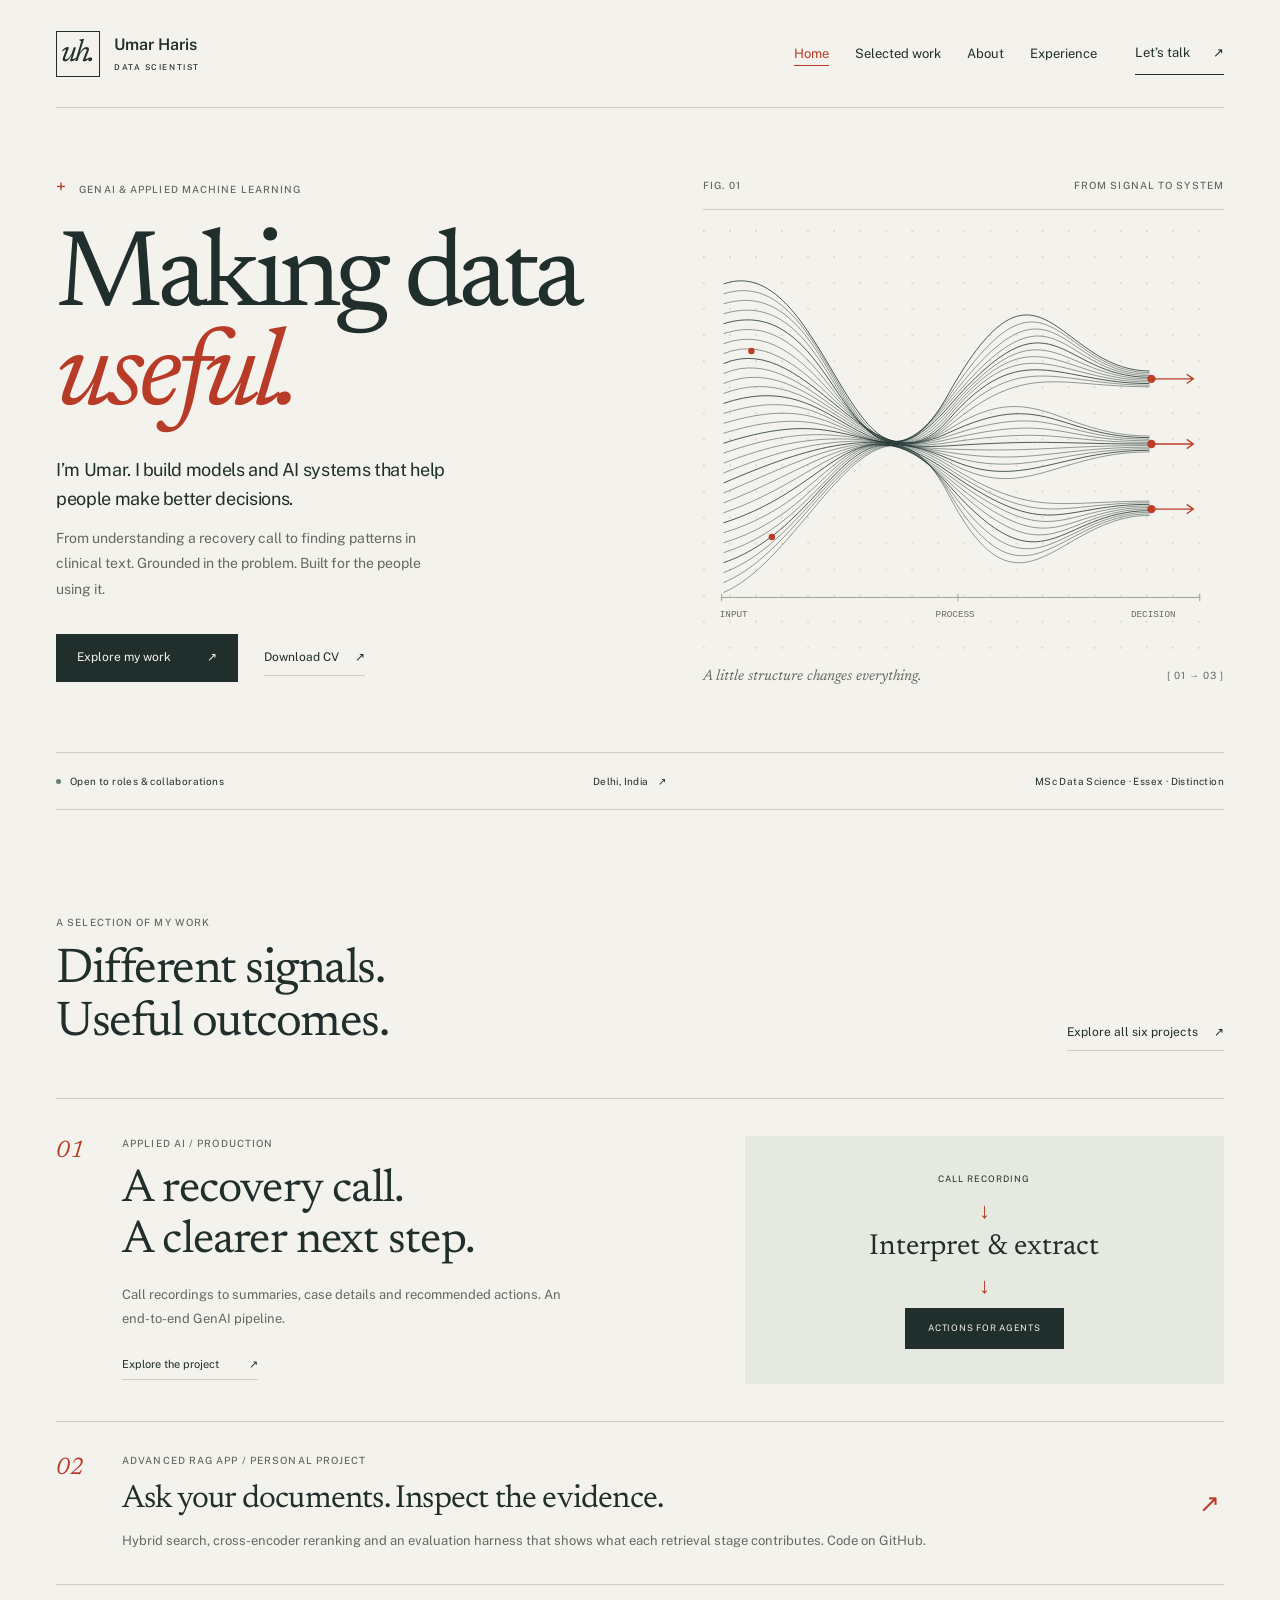
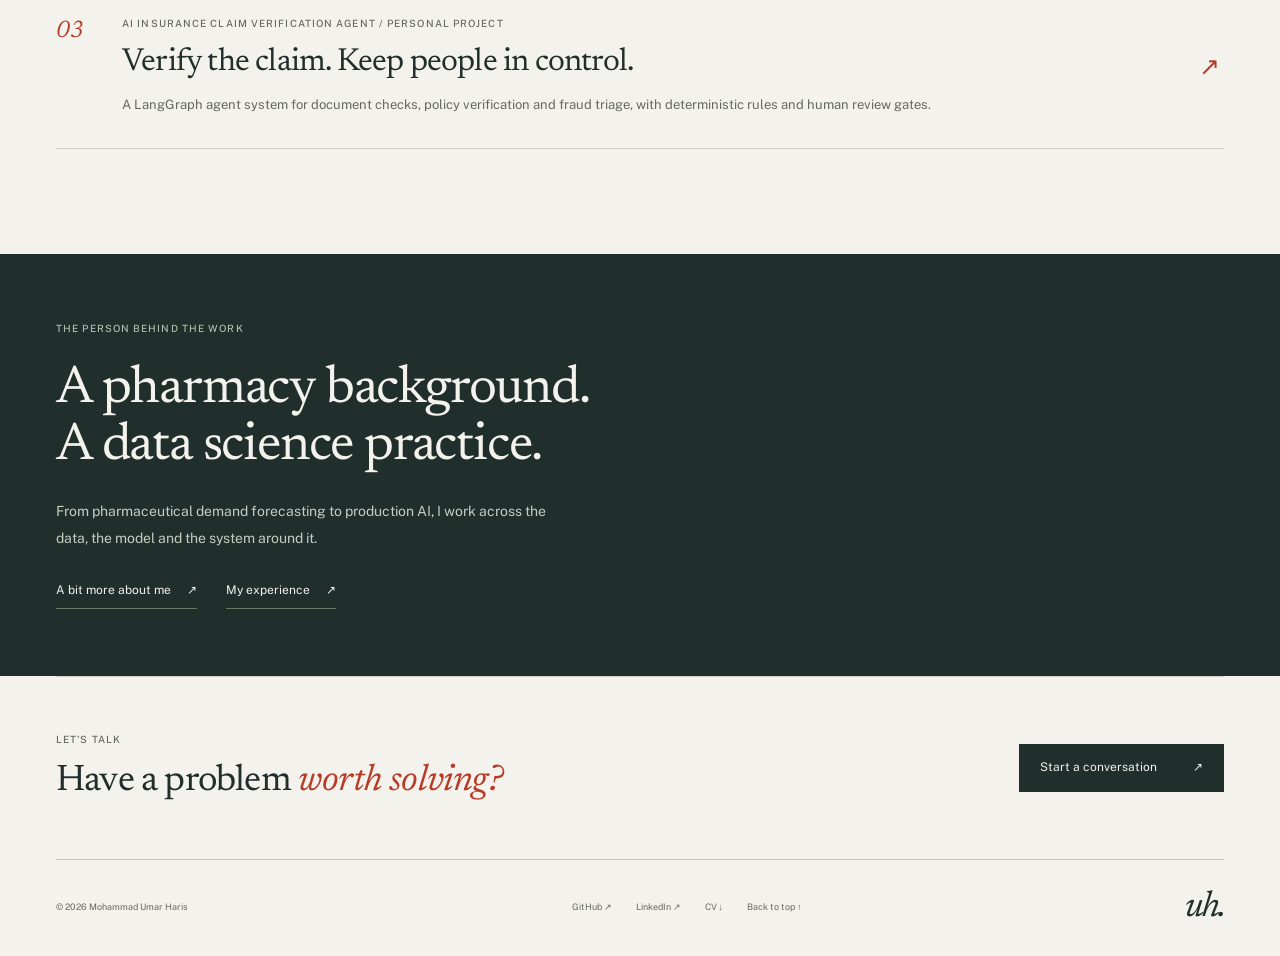
<file: index.html>
<!doctype html>
<html lang="en">
<head>
  <meta charset="UTF-8">
  <meta name="viewport" content="width=device-width, initial-scale=1">
  <meta name="theme-color" content="#f4f2ec">
  <meta name="description" content="Applied AI, machine learning and the systems that make them useful. Selected work by Mohammad Umar Haris.">
  <meta property="og:title" content="Umar Haris — Data science, put to work">
  <meta property="og:description" content="Applied AI, machine learning and the systems that make them useful. Selected work by Mohammad Umar Haris.">
  <meta property="og:type" content="website">
  <meta property="og:url" content="https://www.umarharis.com/">
  <title>Umar Haris — Data science, put to work</title>
  <link rel="icon" type="image/svg+xml" href="assets/favicon.svg">
  <link rel="stylesheet" href="assets/fonts.css">
  <link rel="stylesheet" href="styles.css">
  <link rel="stylesheet" href="pages.css">
  <script src="app.js" defer></script>
  <noscript><style>.menu-toggle{display:none!important}.header{height:auto;min-height:100px;flex-wrap:wrap;padding-block:16px;gap:15px}.header nav{display:flex;position:static;flex-wrap:wrap;gap:16px;padding:0;border:0;background:transparent}.header nav a{font-size:12px}.stage-selector{display:none}</style></noscript>
<link rel="canonical" href="https://www.umarharis.com/">
</head>
<body data-page="index.html">
<a class="skip-link" href="#main">Skip to content</a>
<header class="header wrap" id="site-top">
  <a class="identity" href="index.html" aria-label="Umar Haris, home"><span class="monogram" aria-hidden="true">uh.</span><span>Umar Haris<span class="identity-sub">DATA SCIENTIST</span></span></a>
  <button class="menu-toggle" aria-expanded="false" aria-controls="navigation">Menu <span aria-hidden="true">＋</span></button>
  <nav id="navigation" aria-label="Main navigation"><a href="index.html" aria-current="page">Home</a><a href="work.html">Selected work</a><a href="about.html">About</a><a href="experience.html">Experience</a><a href="contact.html" class="nav-contact">Let’s talk <span aria-hidden="true">↗</span></a></nav>
</header>
<main id="main">
<section class="hero wrap" id="top" aria-labelledby="hero-heading">
      <div class="hero-copy">
        <p class="eyebrow"><span class="small-cross" aria-hidden="true">+</span> GENAI &amp; APPLIED MACHINE LEARNING</p>
        <h1 id="hero-heading">Making data<br> <em>useful.</em></h1>
        <p class="intro">I’m Umar. I build models and AI systems that help people make better decisions.</p>
        <p class="hero-note">From understanding a recovery call to finding patterns in clinical text. Grounded in the problem. Built for the people using it.</p>
        <div class="hero-actions"><a class="button-primary" href="work.html">Explore my work <span aria-hidden="true">↗</span></a><a class="text-link" href="assets/umar-haris-cv.pdf" download>Download CV <span aria-hidden="true">↗</span></a></div>
      </div>
      <figure class="signal-figure">
        <div class="figure-top"><span class="eyebrow">FIG. 01</span><span class="eyebrow">FROM SIGNAL TO SYSTEM</span></div>
        <svg class="signal-art" viewBox="0 0 560 460" role="img" aria-labelledby="signal-title signal-desc">
          <title id="signal-title">Many signals, one useful system</title><desc id="signal-desc">A conceptual drawing: scattered input signals gather into a structured flow and become three clear outputs.</desc>
          <defs><pattern id="plot-grid" width="28" height="28" patternUnits="userSpaceOnUse"><circle cx="1" cy="1" r=".8" fill="#b9b9ae"/></pattern></defs>
          <rect width="560" height="460" fill="url(#plot-grid)"/>
          <g id="signal-lines" fill="none" stroke="#273a38" stroke-width="1.05"></g>
          <g fill="#bd3d27"><circle cx="52" cy="130" r="3.5"/><circle cx="74" cy="330" r="3.5"/><circle cx="482" cy="160" r="4.5"/><circle cx="482" cy="230" r="4.5"/><circle cx="482" cy="300" r="4.5"/></g>
          <g stroke="#bd3d27" stroke-width="1.5" fill="none"><path d="M482 160h45m-7-5 7 5-7 5M482 230h45m-7-5 7 5-7 5M482 300h45m-7-5 7 5-7 5"/></g>
          <g font-family="monospace" font-size="10" fill="#6a6b62"><text x="18" y="416">INPUT</text><text x="250" y="416">PROCESS</text><text x="460" y="416">DECISION</text></g>
          <g stroke="#999e91"><path d="M20 395h514M20 391v8M274 391v8M534 391v8"/></g>
        </svg>
        <figcaption><span>A little structure changes everything.</span><span class="fig-end" aria-hidden="true">[ 01 → 03 ]</span></figcaption>
      </figure>
      <div class="hero-foot"><span><i class="status-dot" aria-hidden="true"></i> Open to roles &amp; collaborations</span><span>Delhi, India <span aria-hidden="true">↗</span></span><span>MSc Data Science · Essex · Distinction</span></div>
    </section><section class="home-work wrap section" aria-labelledby="home-work-heading">
  <div class="section-heading"><div><p class="eyebrow">A SELECTION OF MY WORK</p><h2 id="home-work-heading">Different signals.<br> Useful outcomes.</h2></div><a class="text-link" href="work.html">Explore all six projects <span aria-hidden="true">↗</span></a></div>
  <a class="work-preview lead-preview" href="work.html#call-analytics"><span class="preview-number">01</span><div><p class="eyebrow">APPLIED AI / PRODUCTION</p><h3>A recovery call.<br> A clearer next step.</h3><p>Call recordings to summaries, case details and recommended actions. An end-to-end GenAI pipeline.</p><span class="preview-action">Explore the project <span aria-hidden="true">↗</span></span></div><div class="preview-pipeline" aria-hidden="true"><span>CALL RECORDING</span><i>↓</i><strong>Interpret &amp; extract</strong><i>↓</i><span class="preview-output">ACTIONS FOR AGENTS</span></div></a>
  <a class="work-preview research-preview" href="work.html#advanced-rag"><span class="preview-number">02</span><div><p class="eyebrow">ADVANCED RAG APP / PERSONAL PROJECT</p><h3>Ask your documents. Inspect the evidence.</h3><p>Hybrid search, cross-encoder reranking and an evaluation harness that shows what each retrieval stage contributes. Code on GitHub.</p></div><span class="preview-arrow" aria-hidden="true">↗</span></a>
  <a class="work-preview research-preview" href="work.html#insurance-agent"><span class="preview-number">03</span><div><p class="eyebrow">AI INSURANCE CLAIM VERIFICATION AGENT / PERSONAL PROJECT</p><h3>Verify the claim. Keep people in control.</h3><p>A LangGraph agent system for document checks, policy verification and fraud triage, with deterministic rules and human review gates.</p></div><span class="preview-arrow" aria-hidden="true">↗</span></a>
</section><section class="home-about"><div class="wrap"><p class="eyebrow">THE PERSON BEHIND THE WORK</p><h2>A pharmacy background.<br> A data science practice.</h2><p>From pharmaceutical demand forecasting to production AI, I work across the data, the model and the system around it.</p><a class="text-link" href="about.html">A bit more about me <span aria-hidden="true">↗</span></a><a class="text-link" href="experience.html">My experience <span aria-hidden="true">↗</span></a></div></section>
</main>
<aside class="page-endcap wrap" aria-label="Get in touch"><div><p class="eyebrow">LET’S TALK</p><p>Have a problem <em>worth solving?</em></p></div><a class="button-primary" href="contact.html">Start a conversation <span aria-hidden="true">↗</span></a></aside><div class="site-footer wrap"><footer><p>© 2026 Mohammad Umar Haris</p><div><a href="https://github.com/mohdumarharis" target="_blank" rel="noopener noreferrer">GitHub ↗</a><a href="https://linkedin.com/in/mohdomarharis" target="_blank" rel="noopener noreferrer">LinkedIn ↗</a><a href="assets/umar-haris-cv.pdf" download>CV ↓</a><a href="#site-top">Back to top ↑</a></div><span class="footer-signature" aria-hidden="true">uh.</span></footer></div>
</body>
</html>
</file>
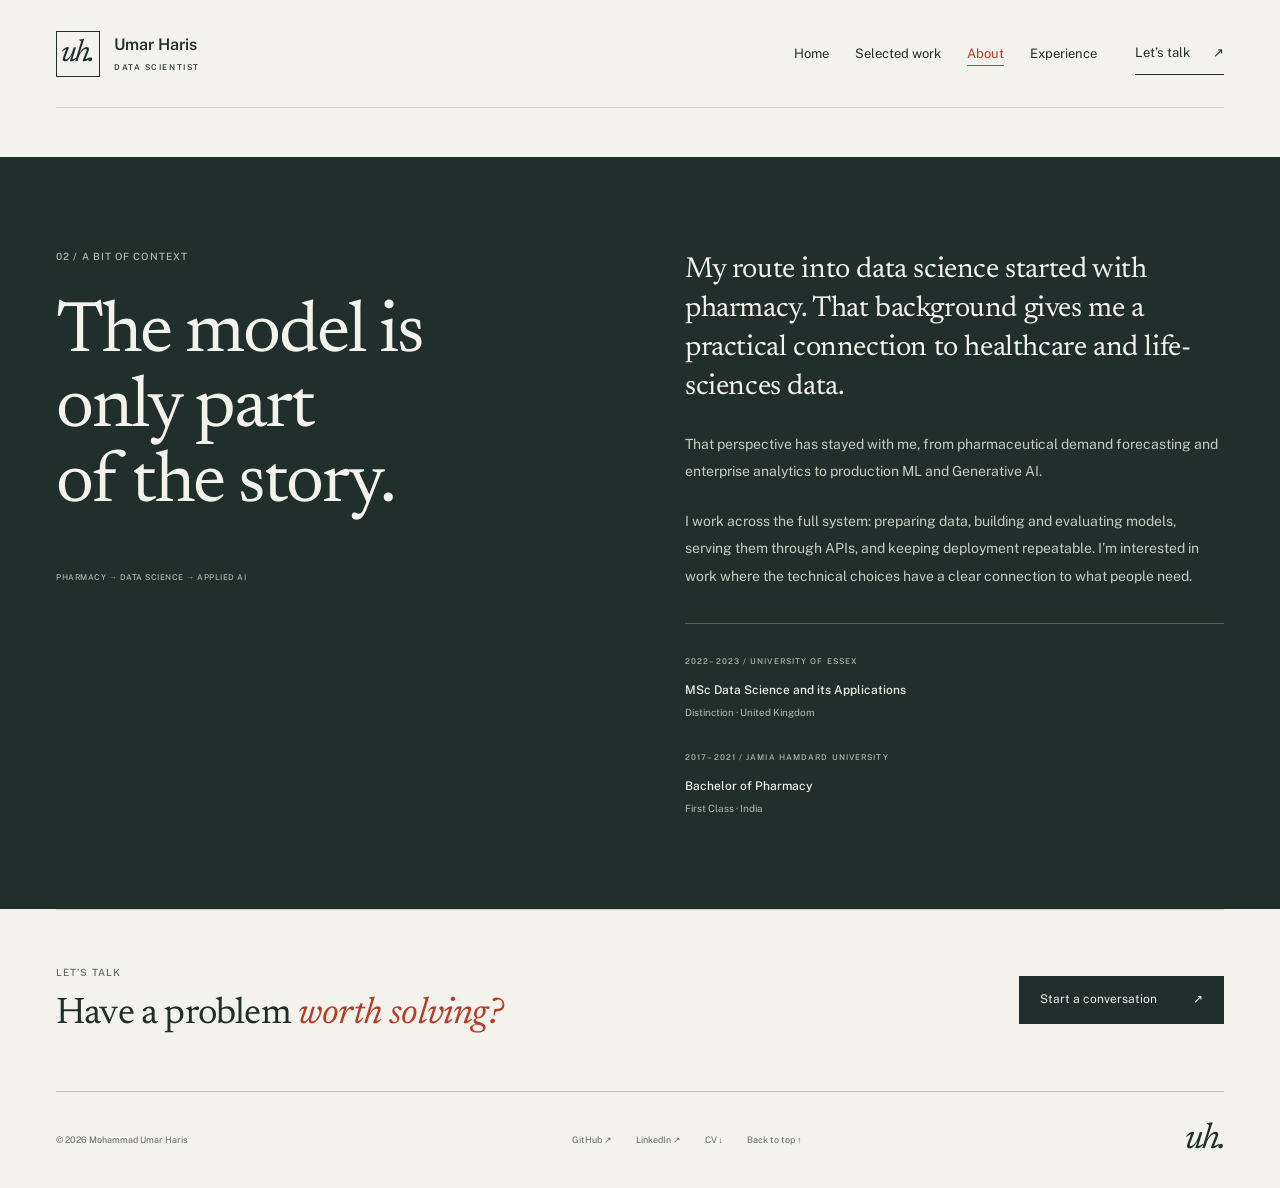
<file: about.html>
<!doctype html>
<html lang="en">
<head>
  <meta charset="UTF-8">
  <meta name="viewport" content="width=device-width, initial-scale=1">
  <meta name="theme-color" content="#f4f2ec">
  <meta name="description" content="The pharmacy background, education and practical perspective behind Umar Haris’s work in data science and applied AI.">
  <meta property="og:title" content="About — Umar Haris">
  <meta property="og:description" content="The pharmacy background, education and practical perspective behind Umar Haris’s work in data science and applied AI.">
  <meta property="og:type" content="website">
  <meta property="og:url" content="https://www.umarharis.com/about.html">
  <title>About — Umar Haris</title>
  <link rel="icon" type="image/svg+xml" href="assets/favicon.svg">
  <link rel="stylesheet" href="assets/fonts.css">
  <link rel="stylesheet" href="styles.css">
  <link rel="stylesheet" href="pages.css">
  <script src="app.js" defer></script>
  <noscript><style>.menu-toggle{display:none!important}.header{height:auto;min-height:100px;flex-wrap:wrap;padding-block:16px;gap:15px}.header nav{display:flex;position:static;flex-wrap:wrap;gap:16px;padding:0;border:0;background:transparent}.header nav a{font-size:12px}.stage-selector{display:none}</style></noscript>
<link rel="canonical" href="https://www.umarharis.com/about.html">
</head>
<body data-page="about.html">
<a class="skip-link" href="#main">Skip to content</a>
<header class="header wrap" id="site-top">
  <a class="identity" href="index.html" aria-label="Umar Haris, home"><span class="monogram" aria-hidden="true">uh.</span><span>Umar Haris<span class="identity-sub">DATA SCIENTIST</span></span></a>
  <button class="menu-toggle" aria-expanded="false" aria-controls="navigation">Menu <span aria-hidden="true">＋</span></button>
  <nav id="navigation" aria-label="Main navigation"><a href="index.html">Home</a><a href="work.html">Selected work</a><a href="about.html" aria-current="page">About</a><a href="experience.html">Experience</a><a href="contact.html" class="nav-contact">Let’s talk <span aria-hidden="true">↗</span></a></nav>
</header>
<main id="main">
<section class="about-section about-page" id="about" aria-labelledby="about-heading"><div class="wrap about-layout">
      <div class="about-title"><p class="eyebrow">02 / A BIT OF CONTEXT</p><h1 id="about-heading">The model is<br> only part<br> of the story.</h1><span class="about-footnote">PHARMACY → DATA SCIENCE → APPLIED AI</span></div>
      <div class="about-copy"><p class="large-copy">My route into data science started with pharmacy. That background gives me a practical connection to healthcare and life-sciences data.</p><p>That perspective has stayed with me, from pharmaceutical demand forecasting and enterprise analytics to production ML and Generative AI.</p><p>I work across the full system: preparing data, building and evaluating models, serving them through APIs, and keeping deployment repeatable. I’m interested in work where the technical choices have a clear connection to what people need.</p>
        <div class="education"><div><span class="eyebrow">2022–2023 / UNIVERSITY OF ESSEX</span><h2>MSc Data Science and its Applications</h2><p>Distinction · United Kingdom</p></div><div><span class="eyebrow">2017–2021 / JAMIA HAMDARD UNIVERSITY</span><h2>Bachelor of Pharmacy</h2><p>First Class · India</p></div></div>
      </div>
    </div></section>
</main>
<aside class="page-endcap wrap" aria-label="Get in touch"><div><p class="eyebrow">LET’S TALK</p><p>Have a problem <em>worth solving?</em></p></div><a class="button-primary" href="contact.html">Start a conversation <span aria-hidden="true">↗</span></a></aside><div class="site-footer wrap"><footer><p>© 2026 Mohammad Umar Haris</p><div><a href="https://github.com/mohdumarharis" target="_blank" rel="noopener noreferrer">GitHub ↗</a><a href="https://linkedin.com/in/mohdomarharis" target="_blank" rel="noopener noreferrer">LinkedIn ↗</a><a href="assets/umar-haris-cv.pdf" download>CV ↓</a><a href="#site-top">Back to top ↑</a></div><span class="footer-signature" aria-hidden="true">uh.</span></footer></div>
</body>
</html>
</file>
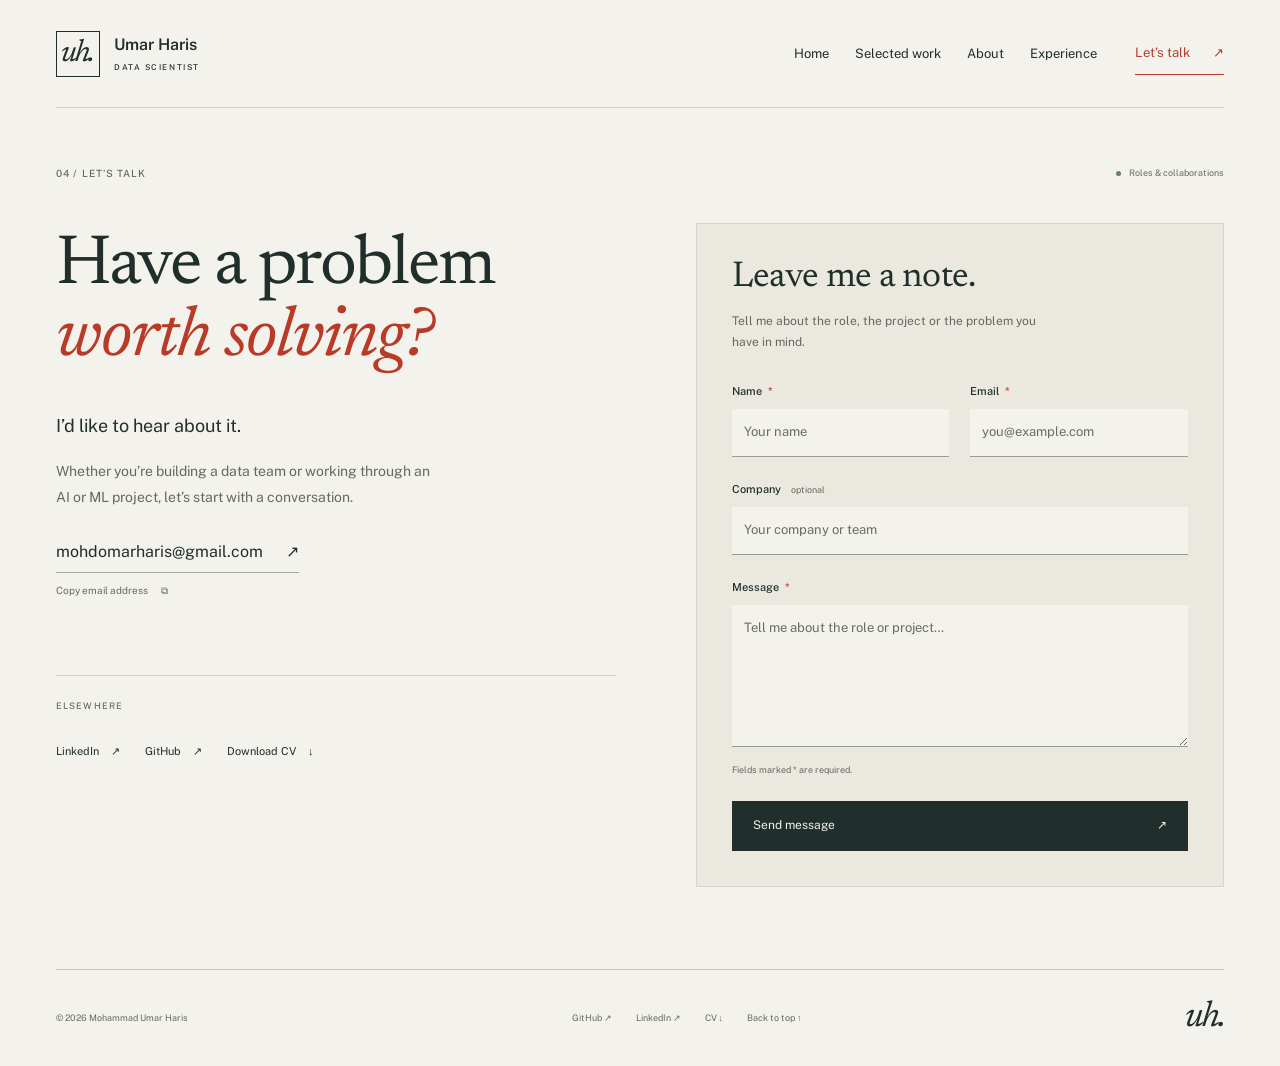
<file: contact.html>
<!doctype html>
<html lang="en">
<head>
  <meta charset="UTF-8">
  <meta name="viewport" content="width=device-width, initial-scale=1">
  <meta name="theme-color" content="#f4f2ec">
  <meta name="description" content="Talk to Umar Haris about a data science role, an AI project or a collaboration. Send a message directly from the contact form.">
  <meta property="og:title" content="Contact — Umar Haris">
  <meta property="og:description" content="Talk to Umar Haris about a data science role, an AI project or a collaboration. Send a message directly from the contact form.">
  <meta property="og:type" content="website">
  <meta property="og:url" content="https://www.umarharis.com/contact.html">
  <title>Contact — Umar Haris</title>
  <link rel="icon" type="image/svg+xml" href="assets/favicon.svg">
  <link rel="stylesheet" href="assets/fonts.css">
  <link rel="stylesheet" href="styles.css">
  <link rel="stylesheet" href="pages.css">
  <script src="app.js" defer></script>
  <noscript><style>.menu-toggle{display:none!important}.header{height:auto;min-height:100px;flex-wrap:wrap;padding-block:16px;gap:15px}.header nav{display:flex;position:static;flex-wrap:wrap;gap:16px;padding:0;border:0;background:transparent}.header nav a{font-size:12px}.stage-selector{display:none}</style></noscript>
<link rel="canonical" href="https://www.umarharis.com/contact.html">
<script src="contact-config.js" defer></script>
<script src="contact.js" defer></script>
</head>
<body data-page="contact.html">
<a class="skip-link" href="#main">Skip to content</a>
<header class="header wrap" id="site-top">
  <a class="identity" href="index.html" aria-label="Umar Haris, home"><span class="monogram" aria-hidden="true">uh.</span><span>Umar Haris<span class="identity-sub">DATA SCIENTIST</span></span></a>
  <button class="menu-toggle" aria-expanded="false" aria-controls="navigation">Menu <span aria-hidden="true">＋</span></button>
  <nav id="navigation" aria-label="Main navigation"><a href="index.html">Home</a><a href="work.html">Selected work</a><a href="about.html">About</a><a href="experience.html">Experience</a><a href="contact.html" class="nav-contact" aria-current="page">Let’s talk <span aria-hidden="true">↗</span></a></nav>
</header>
<main id="main">
<section class="contact-page wrap" aria-labelledby="contact-heading">
  <div class="contact-top"><p class="eyebrow">04 / LET’S TALK</p><span class="contact-availability"><i class="status-dot" aria-hidden="true"></i> Roles &amp; collaborations</span></div>
  <div class="contact-page-grid">
    <div class="contact-page-copy"><h1 id="contact-heading">Have a problem<br> <em>worth solving?</em></h1><p class="contact-lead">I’d like to hear about it.</p><p>Whether you’re building a data team or working through an AI or ML project, let’s start with a conversation.</p><a class="contact-email" href="mailto:mohdomarharis@gmail.com">mohdomarharis@gmail.com <span aria-hidden="true">↗</span></a><button class="copy-email" type="button">Copy email address <span aria-hidden="true">⧉</span></button><span class="copy-status" role="status"></span><div class="contact-direct"><p class="eyebrow">ELSEWHERE</p><a href="https://linkedin.com/in/mohdomarharis" target="_blank" rel="noopener noreferrer">LinkedIn <span aria-hidden="true">↗</span></a><a href="https://github.com/mohdumarharis" target="_blank" rel="noopener noreferrer">GitHub <span aria-hidden="true">↗</span></a><a href="assets/umar-haris-cv.pdf" download>Download CV <span aria-hidden="true">↓</span></a></div></div>
    <div class="form-panel"><div class="form-heading"><h2>Leave me a note.</h2><p>Tell me about the role, the project or the problem you have in mind.</p></div>
      <form class="contact-form" id="contactForm" aria-label="Send Umar a message">
        <fieldset id="contactFields"><legend class="visually-hidden">Your details and message</legend>
          <div class="form-pair"><div class="form-group"><label for="name">Name <span aria-hidden="true">*</span></label><input type="text" id="name" name="name" autocomplete="name" placeholder="Your name" maxlength="150" required></div><div class="form-group"><label for="email">Email <span aria-hidden="true">*</span></label><input type="email" id="email" name="email" autocomplete="email" placeholder="you@example.com" maxlength="254" required></div></div>
          <div class="form-group"><label for="company">Company <span class="optional">optional</span></label><input type="text" id="company" name="company" autocomplete="organization" placeholder="Your company or team" maxlength="200"></div>
          <div class="form-group"><label for="message">Message <span aria-hidden="true">*</span></label><textarea id="message" name="message" rows="5" placeholder="Tell me about the role or project…" maxlength="10000" required></textarea></div>
          <p class="form-caption">Fields marked * are required.</p>
          <button type="submit" class="button-primary form-submit" id="submitBtn" disabled><span class="submit-label">Send message</span><span aria-hidden="true">↗</span></button>
        </fieldset>
        <p class="form-feedback" id="formFeedback" role="status" aria-live="polite" aria-atomic="true" tabindex="-1" hidden></p>
        <noscript><p class="form-noscript">Please enable JavaScript to send this form, or <a href="mailto:mohdomarharis@gmail.com">email me directly</a>.</p></noscript>
      </form>
    </div>
  </div>
</section>
</main>
<div class="site-footer wrap"><footer><p>© 2026 Mohammad Umar Haris</p><div><a href="https://github.com/mohdumarharis" target="_blank" rel="noopener noreferrer">GitHub ↗</a><a href="https://linkedin.com/in/mohdomarharis" target="_blank" rel="noopener noreferrer">LinkedIn ↗</a><a href="assets/umar-haris-cv.pdf" download>CV ↓</a><a href="#site-top">Back to top ↑</a></div><span class="footer-signature" aria-hidden="true">uh.</span></footer></div>
</body>
</html>
</file>
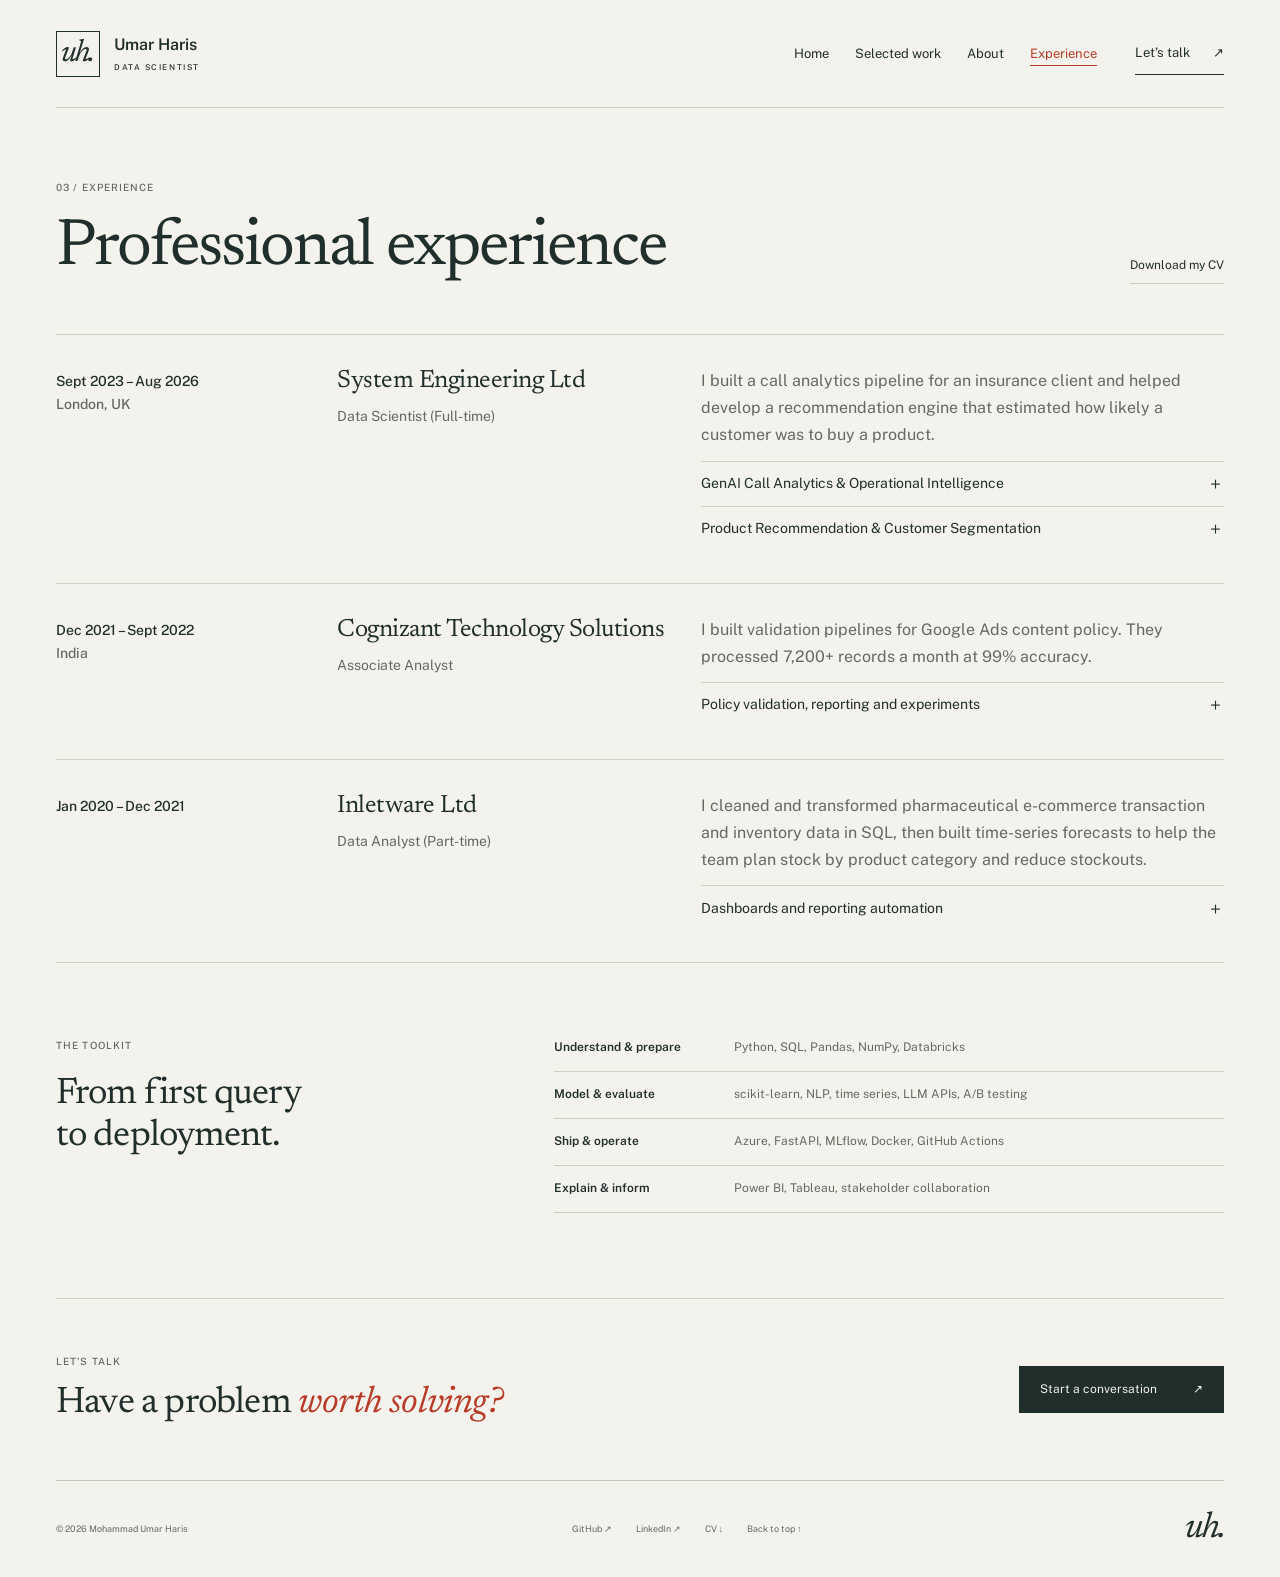
<file: experience.html>
<!doctype html>
<html lang="en">
<head>
  <meta charset="UTF-8">
  <meta name="viewport" content="width=device-width, initial-scale=1">
  <meta name="theme-color" content="#f4f2ec">
  <meta name="description" content="Umar Haris’s professional experience at System Engineering Ltd, Cognizant Technology Solutions and Inletware Ltd, covering insurance analytics, product recommendations and pharmaceutical demand forecasting.">
  <meta property="og:title" content="Experience — Umar Haris">
  <meta property="og:description" content="Umar Haris’s professional experience at System Engineering Ltd, Cognizant Technology Solutions and Inletware Ltd, covering insurance analytics, product recommendations and pharmaceutical demand forecasting.">
  <meta property="og:type" content="website">
  <meta property="og:url" content="https://www.umarharis.com/experience.html">
  <title>Experience — Umar Haris</title>
  <link rel="icon" type="image/svg+xml" href="assets/favicon.svg">
  <link rel="stylesheet" href="assets/fonts.css">
  <link rel="stylesheet" href="styles.css">
  <link rel="stylesheet" href="pages.css">
  <script src="app.js" defer></script>
  <noscript><style>.menu-toggle{display:none!important}.header{height:auto;min-height:100px;flex-wrap:wrap;padding-block:16px;gap:15px}.header nav{display:flex;position:static;flex-wrap:wrap;gap:16px;padding:0;border:0;background:transparent}.header nav a{font-size:12px}.stage-selector{display:none}</style></noscript>
<link rel="canonical" href="https://www.umarharis.com/experience.html">
</head>
<body data-page="experience.html">
<a class="skip-link" href="#main">Skip to content</a>
<header class="header wrap" id="site-top">
  <a class="identity" href="index.html" aria-label="Umar Haris, home"><span class="monogram" aria-hidden="true">uh.</span><span>Umar Haris<span class="identity-sub">DATA SCIENTIST</span></span></a>
  <button class="menu-toggle" aria-expanded="false" aria-controls="navigation">Menu <span aria-hidden="true">＋</span></button>
  <nav id="navigation" aria-label="Main navigation"><a href="index.html">Home</a><a href="work.html">Selected work</a><a href="about.html">About</a><a href="experience.html" aria-current="page">Experience</a><a href="contact.html" class="nav-contact">Let’s talk <span aria-hidden="true">↗</span></a></nav>
</header>
<main id="main">
<section class="experience-section wrap section inner-page" id="experience" aria-labelledby="experience-heading">
      <div class="section-heading"><div><p class="eyebrow">03 / EXPERIENCE</p><h1 id="experience-heading">Professional experience</h1></div><a class="text-link" href="assets/umar-haris-cv.pdf" download>Download my CV</a></div>
      <div class="experience-list">
        <article class="experience-row" aria-labelledby="system-engineering-employer">
          <p class="date"><time datetime="2023-09">Sept 2023</time> – <time datetime="2026-08">Aug 2026</time><br> <span>London, UK</span></p>
          <div>
            <h2 id="system-engineering-employer">System Engineering Ltd</h2>
            <p class="role">Data Scientist (Full-time)</p>
          </div>
          <div class="experience-description">
            <p>I built a call analytics pipeline for an insurance client and helped develop a recommendation engine that estimated how likely a customer was to buy a product.</p>
            <details>
              <summary>GenAI Call Analytics &amp; Operational Intelligence <span aria-hidden="true">＋</span></summary>
              <ul class="role-details">
                <li>Built and deployed a production pipeline using Azure Speech-to-Text with speaker diarisation and direct Azure OpenAI API calls to summarise conversations, extract intent and sentiment, and recommend recovery actions.</li>
                <li>Designed prompts and checked structured outputs. The pipeline retried LLM calls when a request failed, a response was malformed or validation failed.</li>
                <li>Served model and LLM outputs through FastAPI REST services on Azure. Used MLflow to track experiments, version and register models, and GitHub Actions to test, validate and deploy changes.</li>
                <li>Integrated a Microsoft Copilot chatbot so agents could access those insights while handling individual recovery cases.</li>
                <li>Built Azure Databricks and Azure SQL data pipelines using a Medallion architecture. Reporting turnaround fell by 35%. Power BI dashboards tracked cost, utilisation and performance.</li>
                <li>Developed Python forecasting and predictive models for demand and recovery operations, improving planning accuracy by 22%.</li>
              </ul>
            </details>
            <details>
              <summary>Product Recommendation &amp; Customer Segmentation <span aria-hidden="true">＋</span></summary>
              <ul class="role-details">
                <li>Contributed to a recommendation engine that framed purchase probability as a binary classification problem for personalised targeting.</li>
                <li>Evaluated logistic regression, Random Forest and XGBoost against a rule-based baseline using ROC-AUC and F1. Used SMOTE and class weighting to address class imbalance and improve on the baseline.</li>
                <li>Segmented customers and products with K-Means and DBSCAN. Built behavioural and transactional features from SQL data using Pandas and NumPy, handling missing values, skew and categorical encoding.</li>
                <li>Helped the product team analyse A/B tests to measure the effect of recommendations on engagement, including click-through rate.</li>
              </ul>
            </details>
          </div>
        </article>
        <article class="experience-row" aria-labelledby="cognizant-employer">
          <p class="date"><time datetime="2021-12">Dec 2021</time> – <time datetime="2022-09">Sept 2022</time><br> <span>India</span></p>
          <div>
            <h2 id="cognizant-employer">Cognizant Technology Solutions</h2>
            <p class="role">Associate Analyst</p>
          </div>
          <div class="experience-description">
            <p>I built validation pipelines for Google Ads content policy. They processed 7,200+ records a month at 99% accuracy.</p>
            <details>
              <summary>Policy validation, reporting and experiments <span aria-hidden="true">＋</span></summary>
              <ul class="role-details">
                <li>Resolved 100+ extraction anomalies a week and ranked in the top five for data accuracy across 30+ teams.</li>
                <li>Automated policy validation for a financial services client with rule-based logic and structured data checks. The process controls reduced data discrepancy rates by 30%.</li>
                <li>Built KPI dashboards with automated feeds in Google Data Studio and Google Sheets for real-time governance reporting and performance tracking across business units.</li>
                <li>Ran A/B tests on operational workflows that increased conversion by 15–20%. An Excel decision model reduced policy evaluation time by 30%.</li>
              </ul>
            </details>
          </div>
        </article>
        <article class="experience-row" aria-labelledby="inletware-employer">
          <p class="date"><time datetime="2020-01">Jan 2020</time> – <time datetime="2021-12">Dec 2021</time></p>
          <div>
            <h2 id="inletware-employer">Inletware Ltd</h2>
            <p class="role">Data Analyst (Part-time)</p>
          </div>
          <div class="experience-description">
            <p>I cleaned and transformed pharmaceutical e-commerce transaction and inventory data in SQL, then built time-series forecasts to help the team plan stock by product category and reduce stockouts.</p>
            <details>
              <summary>Dashboards and reporting automation <span aria-hidden="true">＋</span></summary>
              <ul class="role-details">
                <li>Designed and maintained 30+ Power BI and Tableau dashboards covering sales, inventory and fulfilment. They gave stakeholders direct access to KPIs and improved reporting efficiency by approximately 20%.</li>
                <li>Combined Azure SQL data and internal sources into analysis-ready tables and automated recurring reports to replace manual spreadsheet preparation.</li>
              </ul>
            </details>
          </div>
        </article>
      </div>
      <div class="practice"><div><p class="eyebrow">THE TOOLKIT</p><h2>From first query<br> to deployment.</h2></div><dl><div><dt>Understand &amp; prepare</dt><dd>Python, SQL, Pandas, NumPy, Databricks</dd></div><div><dt>Model &amp; evaluate</dt><dd>scikit-learn, NLP, time series, LLM APIs, A/B testing</dd></div><div><dt>Ship &amp; operate</dt><dd>Azure, FastAPI, MLflow, Docker, GitHub Actions</dd></div><div><dt>Explain &amp; inform</dt><dd>Power BI, Tableau, stakeholder collaboration</dd></div></dl></div>
    </section>
</main>
<aside class="page-endcap wrap" aria-label="Get in touch"><div><p class="eyebrow">LET’S TALK</p><p>Have a problem <em>worth solving?</em></p></div><a class="button-primary" href="contact.html">Start a conversation <span aria-hidden="true">↗</span></a></aside><div class="site-footer wrap"><footer><p>© 2026 Mohammad Umar Haris</p><div><a href="https://github.com/mohdumarharis" target="_blank" rel="noopener noreferrer">GitHub ↗</a><a href="https://linkedin.com/in/mohdomarharis" target="_blank" rel="noopener noreferrer">LinkedIn ↗</a><a href="assets/umar-haris-cv.pdf" download>CV ↓</a><a href="#site-top">Back to top ↑</a></div><span class="footer-signature" aria-hidden="true">uh.</span></footer></div>
</body>
</html>
</file>
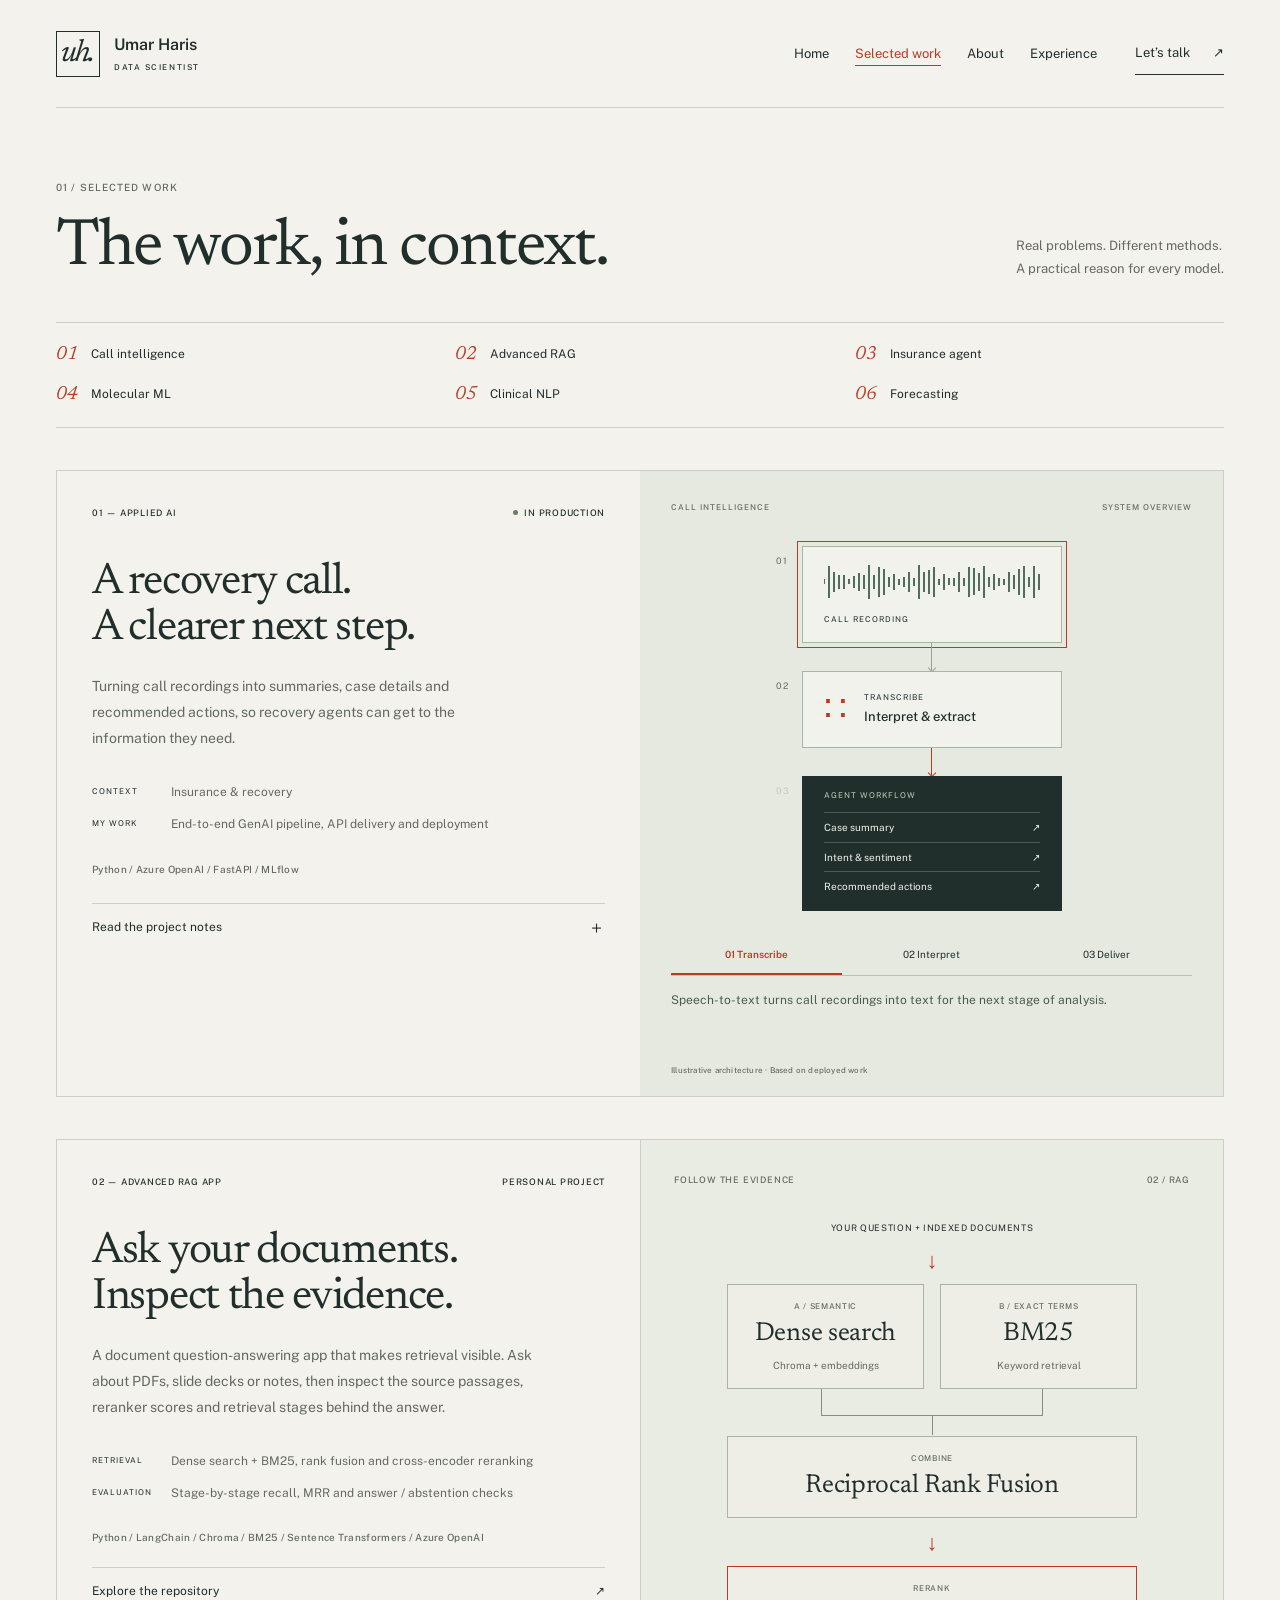
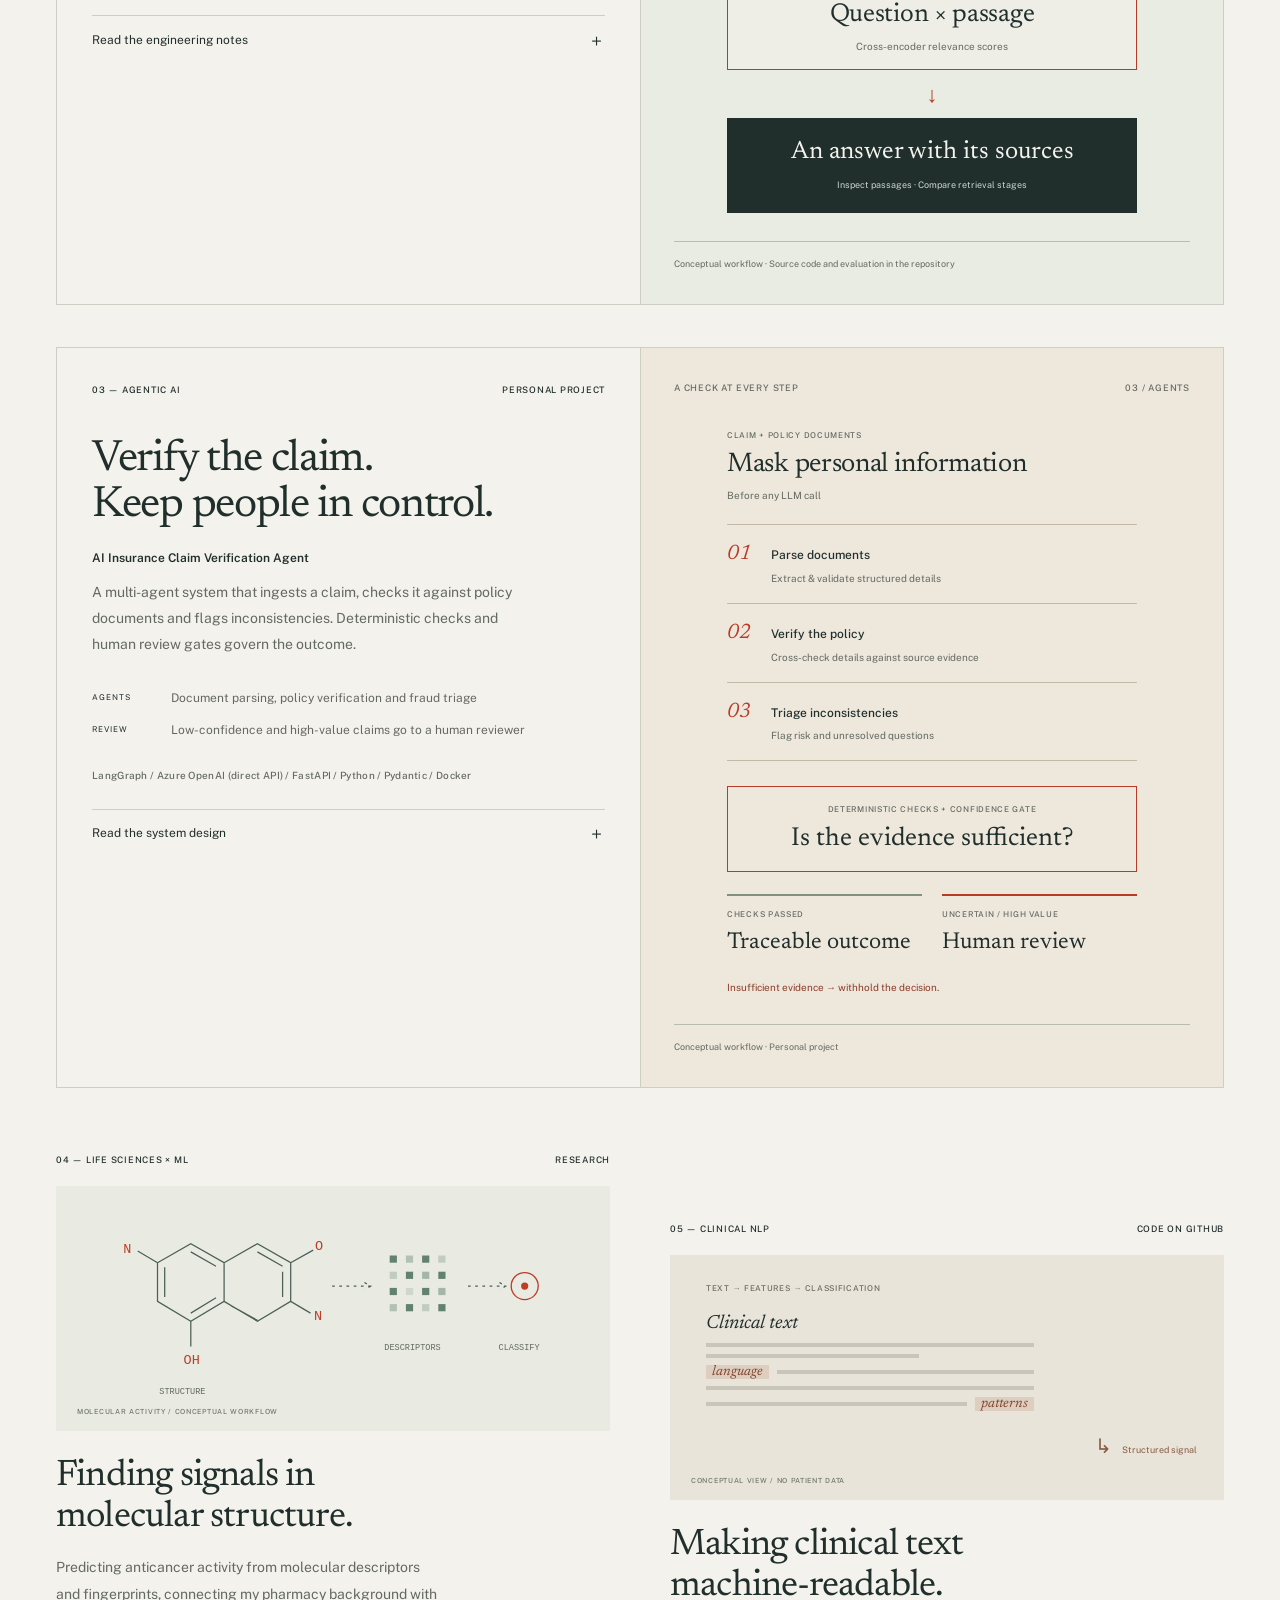
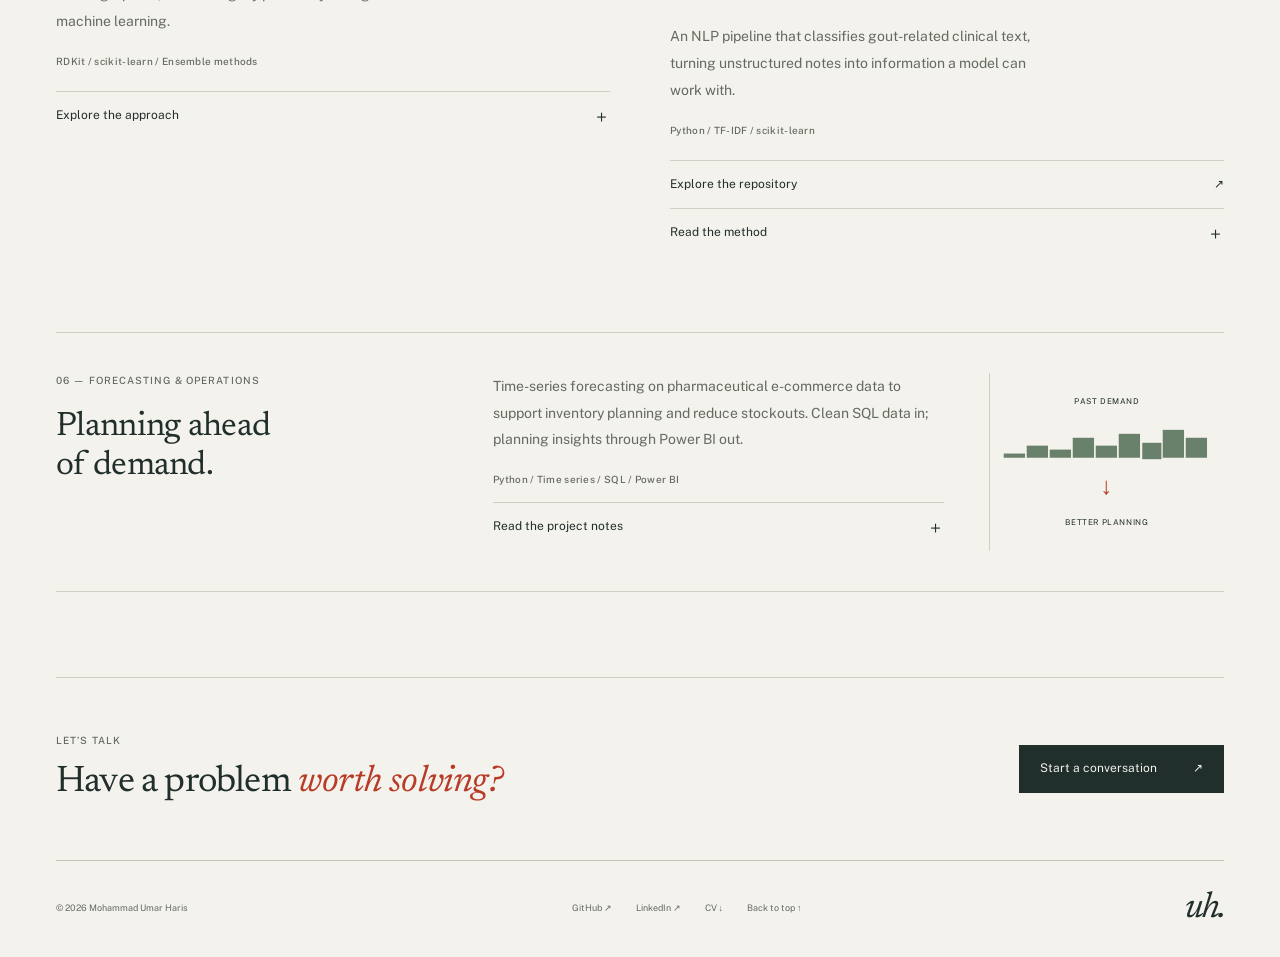
<file: work.html>
<!doctype html>
<html lang="en">
<head>
  <meta charset="UTF-8">
  <meta name="viewport" content="width=device-width, initial-scale=1">
  <meta name="theme-color" content="#f4f2ec">
  <meta name="description" content="Six projects by Umar Haris: production AI, an advanced RAG app, a personal insurance claim verification agent, molecular ML, clinical NLP and forecasting.">
  <meta property="og:title" content="Selected work — Umar Haris">
  <meta property="og:description" content="Six projects by Umar Haris: production AI, an advanced RAG app, a personal insurance claim verification agent, molecular ML, clinical NLP and forecasting.">
  <meta property="og:type" content="website">
  <meta property="og:url" content="https://www.umarharis.com/work.html">
  <title>Selected work — Umar Haris</title>
  <link rel="icon" type="image/svg+xml" href="assets/favicon.svg">
  <link rel="stylesheet" href="assets/fonts.css">
  <link rel="stylesheet" href="styles.css">
  <link rel="stylesheet" href="pages.css">
  <script src="app.js" defer></script>
  <noscript><style>.menu-toggle{display:none!important}.header{height:auto;min-height:100px;flex-wrap:wrap;padding-block:16px;gap:15px}.header nav{display:flex;position:static;flex-wrap:wrap;gap:16px;padding:0;border:0;background:transparent}.header nav a{font-size:12px}.stage-selector{display:none}</style></noscript>
<link rel="canonical" href="https://www.umarharis.com/work.html">
</head>
<body data-page="work.html">
<a class="skip-link" href="#main">Skip to content</a>
<header class="header wrap" id="site-top">
  <a class="identity" href="index.html" aria-label="Umar Haris, home"><span class="monogram" aria-hidden="true">uh.</span><span>Umar Haris<span class="identity-sub">DATA SCIENTIST</span></span></a>
  <button class="menu-toggle" aria-expanded="false" aria-controls="navigation">Menu <span aria-hidden="true">＋</span></button>
  <nav id="navigation" aria-label="Main navigation"><a href="index.html">Home</a><a href="work.html" aria-current="page">Selected work</a><a href="about.html">About</a><a href="experience.html">Experience</a><a href="contact.html" class="nav-contact">Let’s talk <span aria-hidden="true">↗</span></a></nav>
</header>
<main id="main">
<section class="work-section wrap section inner-page" id="work" aria-labelledby="work-heading">
      <div class="section-heading"><div><p class="eyebrow">01 / SELECTED WORK</p><h1 id="work-heading">The work, in context.</h1></div><p>Real problems. Different methods.<br> A practical reason for every model.</p></div>
      <nav class="project-index" aria-label="Jump to a project">
        <a href="#call-analytics"><span>01</span> Call intelligence</a>
        <a href="#advanced-rag"><span>02</span> Advanced RAG</a>
        <a href="#insurance-agent"><span>03</span> Insurance agent</a>
        <a href="#molecular-activity"><span>04</span> Molecular ML</a>
        <a href="#clinical-nlp"><span>05</span> Clinical NLP</a>
        <a href="#demand-forecasting"><span>06</span> Forecasting</a>
      </nav>
      <article id="call-analytics" class="featured-project" aria-labelledby="call-title">
        <div class="project-copy">
          <div class="project-meta"><span>01 — APPLIED AI</span><span class="project-status"><i class="status-dot" aria-hidden="true"></i> IN PRODUCTION</span></div>
          <h2 id="call-title">A recovery call.<br> A clearer next step.</h2>
          <p>Turning call recordings into summaries, case details and recommended actions, so recovery agents can get to the information they need.</p>
          <dl class="project-context"><div><dt>CONTEXT</dt><dd>Insurance &amp; recovery</dd></div><div><dt>MY WORK</dt><dd>End-to-end GenAI pipeline, API delivery and deployment</dd></div></dl>
          <div class="tool-line">Python / Azure OpenAI / FastAPI / MLflow</div>
          <details class="project-detail"><summary>Read the project notes <span aria-hidden="true">＋</span></summary><div class="detail-body"><h4>The problem</h4><p>Manual review meant working through call recordings to find the information needed for a case. The pipeline brings transcription, summarisation, intent and sentiment extraction into one workflow.</p><h4>What I built</h4><p>Speech-to-text feeds an LLM pipeline that extracts key case details and generates recovery options and recommended actions. FastAPI serves the outputs, and a Microsoft Copilot chatbot makes the insights available within agent workflows.</p><h4>Putting it into production</h4><p>Deployed on Azure, with MLflow for experiment tracking and model versioning, and GitHub Actions for testing and deployment.</p><p class="disclosure">Proprietary work. The diagram describes the workflow; it contains no customer recordings or internal system data.</p></div></details>
        </div>
        <div class="pipeline-panel" data-active-stage="0">
          <div class="panel-heading"><span class="eyebrow">CALL INTELLIGENCE</span><span class="eyebrow">SYSTEM OVERVIEW</span></div>
          <div class="pipeline-visual" aria-hidden="true">
            <div class="wave-node"><div class="waveform"></div><span>CALL RECORDING</span><span class="node-count">01</span></div>
            <div class="flow-line"></div>
            <div class="processing-node"><span class="process-icon">∷</span><span>TRANSCRIBE<br> <strong>Interpret &amp; extract</strong></span><span class="node-count">02</span></div>
            <div class="flow-line red"></div>
            <div class="output-node"><span>AGENT WORKFLOW</span><div>Case summary <span>↗</span></div><div>Intent &amp; sentiment <span>↗</span></div><div>Recommended actions <span>↗</span></div><span class="node-count">03</span></div>
          </div>
          <div class="stage-selector" aria-label="Explore the pipeline"><button type="button" data-stage="0" aria-pressed="true">01 Transcribe</button><button type="button" data-stage="1" aria-pressed="false">02 Interpret</button><button type="button" data-stage="2" aria-pressed="false">03 Deliver</button></div>
          <p class="stage-description" aria-live="polite">Speech-to-text turns call recordings into text for the next stage of analysis.</p>
          <p class="schematic-label">Illustrative architecture · Based on deployed work</p>
        </div>
      </article>

      <article id="advanced-rag" class="featured-project personal-project" aria-labelledby="rag-title">
        <div class="project-copy">
          <div class="project-meta"><span>02 — ADVANCED RAG APP</span><span>PERSONAL PROJECT</span></div>
          <h2 id="rag-title">Ask your documents.<br> Inspect the evidence.</h2>
          <p>A document question-answering app that makes retrieval visible. Ask about PDFs, slide decks or notes, then inspect the source passages, reranker scores and retrieval stages behind the answer.</p>
          <dl class="project-context"><div><dt>RETRIEVAL</dt><dd>Dense search + BM25, rank fusion and cross-encoder reranking</dd></div><div><dt>EVALUATION</dt><dd>Stage-by-stage recall, MRR and answer / abstention checks</dd></div></dl>
          <div class="tool-line">Python / LangChain / Chroma / BM25 / Sentence Transformers / Azure OpenAI</div>
          <a class="project-repo" href="https://github.com/mohdumarharis/advanced-rag-app" target="_blank" rel="noopener noreferrer">Explore the repository <span aria-hidden="true">↗</span></a>
          <details class="project-detail"><summary>Read the engineering notes <span aria-hidden="true">＋</span></summary><div class="detail-body">
            <h3>Two ways to find the evidence</h3><p>Dense retrieval captures semantic similarity; BM25 catches exact terms. Reciprocal Rank Fusion combines the rankings, and a cross-encoder reranks the pooled passages against the question before Azure OpenAI generates an answer from the selected context.</p>
            <h3>An index that remembers what changed</h3><p>A content-hashed file manifest and stable chunk IDs allow incremental indexing: changed files are reprocessed, deleted files are removed, and unchanged documents stay indexed.</p>
            <h3>Measure each stage</h3><p>The evaluation harness compares dense, sparse, fused and reranked retrieval against a golden set. Saved baselines make changes to chunking and retrieval measurable; answer checks also include questions the documents cannot answer.</p>
            <p>In the checked-in reference run, reranking improved recall over fusion, while BM25 alone outperformed dense retrieval. Those results guide the next iteration rather than becoming a general accuracy claim.</p>
            <p class="disclosure">Personal project with a terminal interface. Reranker scores are visible but do not yet filter out weak matches; abstention is instructed in the answer prompt. Evaluation results apply to the reference corpus.</p>
          </div></details>
        </div>
        <figure class="system-panel retrieval-panel" aria-labelledby="rag-figure-title">
          <div class="panel-heading"><span class="eyebrow" id="rag-figure-title">FOLLOW THE EVIDENCE</span><span class="eyebrow">02 / RAG</span></div>
          <div class="retrieval-map">
            <p class="map-input">YOUR QUESTION + INDEXED DOCUMENTS</p>
            <div class="map-arrow" aria-hidden="true">↓</div>
            <div class="retrieval-branches"><div><span class="map-step">A / SEMANTIC</span><strong>Dense search</strong><small>Chroma + embeddings</small></div><div><span class="map-step">B / EXACT TERMS</span><strong>BM25</strong><small>Keyword retrieval</small></div></div>
            <div class="merge-lines" aria-hidden="true"></div>
            <div class="map-node"><span class="map-step">COMBINE</span><strong>Reciprocal Rank Fusion</strong></div>
            <div class="map-arrow" aria-hidden="true">↓</div>
            <div class="map-node rerank-node"><span class="map-step">RERANK</span><strong>Question × passage</strong><small>Cross-encoder relevance scores</small></div>
            <div class="map-arrow" aria-hidden="true">↓</div>
            <div class="map-result"><strong>An answer with its sources</strong><span>Inspect passages · Compare retrieval stages</span></div>
          </div>
          <figcaption class="system-caption">Conceptual workflow · Source code and evaluation in the repository</figcaption>
        </figure>
      </article>

      <article id="insurance-agent" class="featured-project personal-project insurance-project" aria-labelledby="insurance-title">
        <div class="project-copy">
          <div class="project-meta"><span>03 — AGENTIC AI</span><span>PERSONAL PROJECT</span></div>
          <h2 id="insurance-title">Verify the claim.<br> Keep people in control.</h2>
          <p class="project-name">AI Insurance Claim Verification Agent</p>
          <p>A multi-agent system that ingests a claim, checks it against policy documents and flags inconsistencies. Deterministic checks and human review gates govern the outcome.</p>
          <dl class="project-context"><div><dt>AGENTS</dt><dd>Document parsing, policy verification and fraud triage</dd></div><div><dt>REVIEW</dt><dd>Low-confidence and high-value claims go to a human reviewer</dd></div></dl>
          <div class="tool-line">LangGraph / Azure OpenAI (direct API) / FastAPI / Python / Pydantic / Docker</div>
          <details class="project-detail"><summary>Read the system design <span aria-hidden="true">＋</span></summary><div class="detail-body">
            <h3>A defined graph of responsibilities</h3><p>LangGraph coordinates specialised agents through explicit state transitions. Document parsing, policy verification and fraud triage each have a defined role in the claim verification workflow.</p>
            <h3>Rules govern; language models assist</h3><p>The decision core uses deterministic, auditable rules. LLMs extract information, compare it with policy evidence and generate explanations. Pydantic validates the structured data passed through the system.</p>
            <h3>Evidence before a decision</h3><p>PII is masked before LLM calls. Grounding checks compare generated claims against source policy documents, and the system refuses to decide when evidence is insufficient.</p>
            <h3>A useful handoff to a reviewer</h3><p>Confidence-based routing sends uncertain or high-value cases to a review queue with a structured summary of completed checks, unresolved questions and supporting evidence. A claim can only clear through a deterministic check or a human gate.</p>
            <p class="disclosure">Personal demonstration project. The diagram describes the design; it shows no real claims or policyholder data.</p>
          </div></details>
        </div>
        <figure class="system-panel insurance-panel" aria-labelledby="insurance-figure-title">
          <div class="panel-heading"><span class="eyebrow" id="insurance-figure-title">A CHECK AT EVERY STEP</span><span class="eyebrow">03 / AGENTS</span></div>
          <div class="claims-map">
            <div class="claim-input"><span class="map-step">CLAIM + POLICY DOCUMENTS</span><strong>Mask personal information</strong><small>Before any LLM call</small></div>
            <ol class="agent-stages"><li><span>01</span><div><strong>Parse documents</strong><small>Extract &amp; validate structured details</small></div></li><li><span>02</span><div><strong>Verify the policy</strong><small>Cross-check details against source evidence</small></div></li><li><span>03</span><div><strong>Triage inconsistencies</strong><small>Flag risk and unresolved questions</small></div></li></ol>
            <div class="decision-gate"><span class="map-step">DETERMINISTIC CHECKS + CONFIDENCE GATE</span><strong>Is the evidence sufficient?</strong></div>
            <div class="review-routes"><div><span class="map-step">CHECKS PASSED</span><strong>Traceable outcome</strong></div><div><span class="map-step">UNCERTAIN / HIGH VALUE</span><strong>Human review</strong></div></div>
            <p class="withhold-note">Insufficient evidence → withhold the decision.</p>
          </div>
          <figcaption class="system-caption">Conceptual workflow · Personal project</figcaption>
        </figure>
      </article>

      <div class="project-pair">
        <article id="molecular-activity" class="folio-project molecule-project">
          <div class="project-meta"><span>04 — LIFE SCIENCES × ML</span><span>RESEARCH</span></div>
          <div class="project-illustration molecule-illustration" role="img" aria-label="Conceptual diagram showing molecular structure converted to descriptors and an activity classifier">
            <svg viewBox="0 0 520 250" aria-hidden="true"><g stroke="#4c6058" stroke-width="1.4" fill="none"><path d="M65 83l37-21 37 21v43l-37 22-37-22Zm74 0 37-21 37 21v43l-37 22-37-22M73 88v33m29 18 28-17m-28-51 28 16M176 71l28 16m0 6v28m-57 10 29 16M65 83 43 70m59 78v28m111-93 25-14M213 126l22 13"/><path stroke-dasharray="3 5" d="M259 109h43m-7-4 7 4-7 4M410 109h42m-7-4 7 4-7 4"/></g><g fill="#bd3d27" font-family="monospace" font-size="15"><text x="27" y="72">N</text><text x="94" y="196">OH</text><text x="240" y="69">O</text><text x="239" y="147">N</text></g><g fill="#638170"><rect x="323" y="75" width="8" height="8"/><rect x="341" y="75" width="8" height="8" opacity=".4"/><rect x="359" y="75" width="8" height="8"/><rect x="377" y="75" width="8" height="8" opacity=".3"/><rect x="323" y="93" width="8" height="8" opacity=".3"/><rect x="341" y="93" width="8" height="8"/><rect x="359" y="93" width="8" height="8" opacity=".5"/><rect x="377" y="93" width="8" height="8"/><rect x="323" y="111" width="8" height="8"/><rect x="341" y="111" width="8" height="8" opacity=".2"/><rect x="359" y="111" width="8" height="8"/><rect x="377" y="111" width="8" height="8" opacity=".5"/><rect x="323" y="129" width="8" height="8" opacity=".4"/><rect x="341" y="129" width="8" height="8"/><rect x="359" y="129" width="8" height="8" opacity=".3"/><rect x="377" y="129" width="8" height="8"/></g><circle cx="473" cy="109" r="15" fill="none" stroke="#bd3d27" stroke-width="1.5"/><circle cx="473" cy="109" r="4" fill="#bd3d27"/><g font-family="monospace" font-size="9.5" fill="#626b61"><text x="67" y="229">STRUCTURE</text><text x="317" y="180">DESCRIPTORS</text><text x="444" y="180">CLASSIFY</text></g></svg>
            <span class="illustration-caption">MOLECULAR ACTIVITY / CONCEPTUAL WORKFLOW</span>
          </div>
          <h2>Finding signals in<br> molecular structure.</h2>
          <p>Predicting anticancer activity from molecular descriptors and fingerprints, connecting my pharmacy background with machine learning.</p>
          <div class="tool-line">RDKit / scikit-learn / Ensemble methods</div>
          <details class="project-detail"><summary>Explore the approach <span aria-hidden="true">＋</span></summary><div class="detail-body"><p>RDKit generates molecular descriptors and fingerprints. Feature selection prepares the inputs for ensemble classifiers, assessed with cross-validation on unseen molecules.</p><p>This MSc / life-sciences project explores how structure-based models can help prioritise candidates for further investigation.</p><p class="disclosure">Research project. The visual is a schematic, not a molecular result or a validated clinical claim.</p></div></details>
        </article>
        <article id="clinical-nlp" class="folio-project clinical-project">
          <div class="project-meta"><span>05 — CLINICAL NLP</span><span>CODE ON GITHUB</span></div>
          <div class="project-illustration clinical-illustration">
            <span class="illustration-index">TEXT → FEATURES → CLASSIFICATION</span>
            <div class="text-fragment" aria-hidden="true"><span>Clinical text</span><i></i><i class="short"></i><div><b>language</b><i></i></div><i></i><div><i class="short"></i><b>patterns</b></div></div>
            <div class="classification-mark"><span aria-hidden="true">↳</span> Structured signal</div>
            <span class="illustration-caption">CONCEPTUAL VIEW / NO PATIENT DATA</span>
          </div>
          <h2>Making clinical text<br> machine-readable.</h2>
          <p>An NLP pipeline that classifies gout-related clinical text, turning unstructured notes into information a model can work with.</p>
          <div class="tool-line">Python / TF-IDF / scikit-learn</div>
          <a class="project-repo" href="https://github.com/mohdumarharis/nlp_goutprediction" target="_blank" rel="noopener noreferrer">Explore the repository <span aria-hidden="true">↗</span></a>
          <details class="project-detail"><summary>Read the method <span aria-hidden="true">＋</span></summary><div class="detail-body"><p>Text preprocessing and TF-IDF vectorisation feed a supervised classifier. Hyperparameter search tunes the model; precision, recall and F1 are used to assess classification performance.</p><p class="disclosure">A clinical-text classification project, not a diagnostic tool. No patient records are shown here.</p></div></details>
        </article>
      </div>

      <article id="demand-forecasting" class="forecast-project">
        <div><p class="eyebrow">06 — FORECASTING &amp; OPERATIONS</p><h2>Planning ahead<br> of demand.</h2></div>
        <div class="forecast-content"><p>Time-series forecasting on pharmaceutical e-commerce data to support inventory planning and reduce stockouts. Clean SQL data in; planning insights through Power BI out.</p><div class="tool-line">Python / Time series / SQL / Power BI</div><details class="project-detail"><summary>Read the project notes <span aria-hidden="true">＋</span></summary><div class="detail-body"><p>Transactional and inventory data is cleaned in SQL, then used to build demand forecasts by product category. Results are surfaced in Power BI to make planning easier for operational teams.</p><p>Applied at Inletware, alongside dashboards for sales, inventory and fulfilment.</p></div></details></div>
        <div class="forecast-flow" aria-label="Forecasting workflow"><span>PAST DEMAND</span><span class="forecast-spark" aria-hidden="true">▁▃▂▅▃▆▄▇▅</span><span class="forecast-arrow" aria-hidden="true">↓</span><span>BETTER PLANNING</span></div>
      </article>
    </section>
</main>
<aside class="page-endcap wrap" aria-label="Get in touch"><div><p class="eyebrow">LET’S TALK</p><p>Have a problem <em>worth solving?</em></p></div><a class="button-primary" href="contact.html">Start a conversation <span aria-hidden="true">↗</span></a></aside><div class="site-footer wrap"><footer><p>© 2026 Mohammad Umar Haris</p><div><a href="https://github.com/mohdumarharis" target="_blank" rel="noopener noreferrer">GitHub ↗</a><a href="https://linkedin.com/in/mohdomarharis" target="_blank" rel="noopener noreferrer">LinkedIn ↗</a><a href="assets/umar-haris-cv.pdf" download>CV ↓</a><a href="#site-top">Back to top ↑</a></div><span class="footer-signature" aria-hidden="true">uh.</span></footer></div>
</body>
</html>
</file>
<file: assets/fonts.css>
@font-face {
  font-family: 'Newsreader';
  font-style: italic;
  font-weight: 400;
  font-display: swap;
  src: url(font-1.woff2) format('truetype');
}
@font-face {
  font-family: 'Newsreader';
  font-style: normal;
  font-weight: 400;
  font-display: swap;
  src: url(font-2.woff2) format('truetype');
}
@font-face {
  font-family: 'Newsreader';
  font-style: normal;
  font-weight: 500;
  font-display: swap;
  src: url(font-3.woff2) format('truetype');
}
@font-face {
  font-family: 'Public Sans';
  font-style: normal;
  font-weight: 400;
  font-display: swap;
  src: url(font-4.woff2) format('truetype');
}
@font-face {
  font-family: 'Public Sans';
  font-style: normal;
  font-weight: 500;
  font-display: swap;
  src: url(font-5.woff2) format('truetype');
}
@font-face {
  font-family: 'Public Sans';
  font-style: normal;
  font-weight: 600;
  font-display: swap;
  src: url(font-6.woff2) format('truetype');
}
@font-face {
  font-family: 'Public Sans';
  font-style: normal;
  font-weight: 700;
  font-display: swap;
  src: url(font-7.woff2) format('truetype');
}
</file>
<file: styles.css>
:root{--paper:#f4f2ec;--ink:#202e2c;--muted:#636a62;--line:#cecec3;--accent:#b83b27;--sage:#e6e9df;--font-sans:'Public Sans',Arial,sans-serif;--font-serif:'Newsreader',Georgia,serif}
*{box-sizing:border-box}html{scroll-behavior:smooth;scroll-padding-top:30px}body{margin:0;background:var(--paper);color:var(--ink);font:15px/1.65 var(--font-sans);-webkit-font-smoothing:antialiased}::selection{background:#eac8b4;color:var(--ink)}a{color:inherit;text-decoration:none}button{font:inherit;color:inherit}button,a,summary{-webkit-tap-highlight-color:transparent}a:focus-visible,button:focus-visible,summary:focus-visible{outline:2px solid var(--accent);outline-offset:6px}p,h1,h2,h3,h4,figure{margin:0}svg{display:block;width:100%}.wrap{width:min(1280px,calc(100% - 112px));margin-inline:auto}.eyebrow,.project-meta,.tool-line,.date,.illustration-caption,.illustration-index,.about-footnote,.schematic-label{font:10px/1.5 var(--font-sans);letter-spacing:1.1px;font-weight:500}.eyebrow{color:var(--muted)}.skip-link{position:fixed;top:-100px;left:20px;z-index:20;padding:10px 18px;background:var(--ink);color:white}.skip-link:focus{top:15px}.header{height:108px;display:flex;align-items:center;justify-content:space-between;border-bottom:1px solid var(--line)}.identity{display:flex;align-items:center;gap:14px;font-weight:600;font-size:16px;line-height:1.4}.monogram{display:grid;place-items:center;width:44px;height:46px;border:1px solid var(--ink);font:italic 31px var(--font-serif);letter-spacing:-2px;padding-right:3px}.identity-sub{display:block;font-size:8px;letter-spacing:1.55px;font-weight:500;margin-top:5px}.header nav{display:flex;align-items:center;gap:31px;font-size:12px}.header nav a{padding-block:10px}.header nav a:hover{color:var(--accent)}.header .nav-contact{margin-left:12px;border-bottom:1px solid var(--ink);display:flex;gap:23px}.menu-toggle{display:none}.hero{display:grid;grid-template-columns:1fr .88fr;column-gap:55px;padding-top:74px}.small-cross{color:var(--accent);font-size:18px;font-weight:400;line-height:0;margin-right:9px}.hero h1{font:400 clamp(86px,8.5vw,128px)/.91 var(--font-serif);letter-spacing:-5.5px;margin-top:33px}.hero h1 em{font-weight:400;color:var(--accent)}.intro{font-size:18px;line-height:1.6;max-width:400px;margin-top:28px;letter-spacing:-.35px}.hero-note{max-width:390px;font-size:13px;line-height:1.85;color:var(--muted);margin-top:12px}.hero-actions{display:flex;align-items:center;gap:26px;margin-top:31px}.button-primary{background:var(--ink);color:var(--paper);font-size:12px;padding:14px 21px;display:inline-flex;gap:36px;align-items:center;transition:background .2s}.button-primary:hover{background:var(--accent)}.text-link{display:inline-flex;align-items:center;gap:16px;border-bottom:1px solid var(--line);font-size:12px;padding-block:7px}.text-link:hover{border-color:var(--accent);color:var(--accent)}.signal-figure{align-self:center;margin-top:4px;transform:translateY(-8px)}.figure-top{display:flex;align-items:center;justify-content:space-between;padding-bottom:16px;border-bottom:1px solid var(--line)}.signal-art{margin-top:20px;aspect-ratio:560/460}.signal-figure figcaption{display:flex;justify-content:space-between;font:italic 15px var(--font-serif);padding-top:11px;color:var(--muted)}.fig-end{font:10px var(--font-sans);letter-spacing:1px}.hero-foot{grid-column:1/-1;border-top:1px solid var(--line);border-bottom:1px solid var(--line);display:flex;justify-content:space-between;align-items:center;margin-top:60px;padding:20px 0;font-size:10px;letter-spacing:.4px}.hero-foot span{display:flex;align-items:center;gap:9px}.status-dot{display:inline-block;width:5px;height:5px;background:#668164;border-radius:50%;flex:none}.section{padding-block:105px}.section-heading{display:flex;justify-content:space-between;align-items:flex-end;margin-bottom:47px}.section-heading h2{font:400 48px/1.08 var(--font-serif);letter-spacing:-1.5px;margin-top:15px}.section-heading>p{font-size:12px;line-height:1.75;color:var(--muted);padding-bottom:3px}.featured-project{border:1px solid var(--line);display:grid;grid-template-columns:1fr 1fr}.project-copy{padding:35px}.project-meta{display:flex;justify-content:space-between;gap:15px;font-size:9px;letter-spacing:.75px}.project-status{display:flex;align-items:center;gap:6px;white-space:nowrap}.project-copy :is(h2,h3){font:400 44px/1.03 var(--font-serif);letter-spacing:-1.3px;margin-top:42px}.project-copy>p{font-size:13px;line-height:1.85;max-width:370px;color:var(--muted);margin-top:22px}.project-context{margin:30px 0 0}.project-context>div{display:grid;grid-template-columns:71px 1fr;margin-top:12px;gap:8px}.project-context dt{font-size:8px;letter-spacing:1px;padding-top:3px}.project-context dd{margin:0;font-size:11px;line-height:1.7;color:var(--muted)}.tool-line{font-size:9px;letter-spacing:.3px;color:var(--muted);margin-top:25px;line-height:1.9}.project-detail{margin-top:24px;border-top:1px solid var(--line)}summary{list-style:none;cursor:pointer;display:flex;align-items:center;justify-content:space-between;gap:14px;font-size:11px;min-height:48px}summary::-webkit-details-marker{display:none}summary:hover{color:var(--accent)}summary>span{font-size:17px;line-height:1;transition:transform .2s}details[open]>summary>span{transform:rotate(45deg)}.detail-body{padding:6px 0 22px;font-size:12px;line-height:1.8;color:var(--muted)}.detail-body p+p{margin-top:15px}.detail-body h4{font-size:11px;color:var(--ink);font-weight:600;margin:14px 0 6px}.detail-body h4:first-child{margin-top:0}.detail-body .disclosure{font-size:10px;border-left:2px solid var(--line);padding-left:12px;margin-top:22px}.pipeline-panel{background:var(--sage);padding:30px 31px 20px;display:flex;flex-direction:column;min-width:0}.panel-heading{display:flex;justify-content:space-between;gap:10px}.panel-heading .eyebrow{font-size:8px;letter-spacing:1px}.pipeline-visual{max-width:260px;width:100%;margin:33px auto 25px;position:relative}.wave-node,.processing-node,.output-node{position:relative;border:1px solid #aab4a5;background:#f1f2eb;padding:16px 21px}.wave-node{border-color:var(--accent)}.wave-node>span,.output-node>span{font-size:8px;letter-spacing:1px;display:block;margin-top:12px}.waveform{display:flex;align-items:center;justify-content:space-between;height:38px;gap:3px}.waveform i{display:block;width:2px;background:#526d5e;min-height:3px}.node-count{position:absolute;left:-27px;top:8px;font:9px var(--font-sans)!important;color:var(--muted);margin:0!important}.flow-line{height:28px;width:1px;background:#97a492;margin:auto;position:relative}.flow-line:after{content:'';position:absolute;width:5px;height:5px;border-right:1px solid #97a492;border-bottom:1px solid #97a492;bottom:0;left:-2px;transform:rotate(45deg)}.flow-line.red{background:var(--accent)}.flow-line.red:after{border-color:var(--accent)}.processing-node{display:flex;align-items:center;gap:16px;font-size:8px;letter-spacing:1px;line-height:1.9}.processing-node strong{font-size:13px;letter-spacing:0;font-weight:500}.process-icon{font:36px var(--font-serif);color:var(--accent)}.output-node{background:var(--ink);color:var(--paper);border-color:var(--ink);padding:12px 21px 15px}.output-node>span{color:#c4cbbb;margin-top:0;margin-bottom:10px}.output-node>div{font-size:10px;display:flex;justify-content:space-between;border-top:1px solid #4e5b50;padding-top:6px;margin-top:6px}.stage-selector{display:grid;grid-template-columns:repeat(3,1fr);margin-top:auto;border-bottom:1px solid #bac3b2;gap:4px}.stage-selector button{border:0;background:none;font-size:9px;min-height:39px;cursor:pointer;padding:6px 0;border-bottom:2px solid transparent}.stage-selector button[aria-pressed=true]{border-color:var(--accent);color:var(--accent);font-weight:600}.stage-selector button:hover{color:var(--accent)}.stage-description{font-size:11px;line-height:1.8;margin-top:14px;min-height:60px;color:#4a5c50}.schematic-label{font-size:8px;letter-spacing:.2px;color:#627060;margin-top:14px}.project-pair{display:grid;grid-template-columns:1fr 1fr;gap:60px;margin-top:65px}.folio-project{min-width:0}.clinical-project{padding-top:69px}.project-illustration{height:245px;background:#e9ebe3;margin-top:19px;position:relative;display:flex;align-items:center;justify-content:center}.molecule-illustration svg{height:225px;margin-bottom:15px}.illustration-caption{position:absolute;left:21px;bottom:13px;font-size:7px;letter-spacing:.7px;color:#6e7669}.folio-project :is(h2,h3){font:400 37px/1.12 var(--font-serif);letter-spacing:-.8px;margin-top:25px}.folio-project>p{font-size:12px;line-height:1.9;color:var(--muted);margin-top:16px;max-width:390px}.folio-project .tool-line{margin-top:18px}.folio-project .project-detail{margin-top:20px}.clinical-illustration{background:#e9e4da;display:block;padding:27px 36px}.illustration-index{font-size:8px;letter-spacing:.7px;color:#6e6b62;display:block}.text-fragment{margin-top:20px;width:68%}.text-fragment>span{font:italic 19px var(--font-serif);display:block;margin-bottom:10px}.text-fragment i{display:block;background:#cac5b9;height:4px;width:100%;margin-bottom:7px}.text-fragment i.short{width:65%}.text-fragment div{display:flex;align-items:center;gap:8px;margin-bottom:7px}.text-fragment div i{margin:0;flex:1}.text-fragment b{font:italic 14px var(--font-serif);font-weight:400;background:#ddcec0;color:#80452e;padding:0 6px}.classification-mark{position:absolute;right:27px;bottom:37px;font-size:9px;color:#865b43}.classification-mark span{font-size:20px;margin-right:8px}.project-repo{display:flex;justify-content:space-between;font-size:11px;margin-top:20px;min-height:48px;align-items:center;border-top:1px solid var(--line)}.project-repo:hover{color:var(--accent)}.clinical-project .project-detail{margin-top:0}.forecast-project{display:grid;grid-template-columns:1fr 1.15fr .6fr;gap:45px;padding:40px 0;border-top:1px solid var(--line);border-bottom:1px solid var(--line);margin-top:75px}.forecast-project :is(h2,h3){font:400 34px/1.15 var(--font-serif);letter-spacing:-.7px;margin-top:20px}.forecast-content>p{font-size:12px;line-height:1.9;color:var(--muted)}.forecast-content .project-detail{margin-top:13px}.forecast-content .tool-line{margin-top:17px}.forecast-flow{display:flex;flex-direction:column;align-items:center;justify-content:center;border-left:1px solid var(--line);font-size:8px;letter-spacing:.6px;text-align:center}.forecast-spark{color:#69816b;letter-spacing:2px;font-size:27px;margin-top:11px}.forecast-arrow{font-size:24px;color:var(--accent);margin:2px 0 11px}.about-section{background:var(--ink);color:var(--paper);padding-block:92px}.about-layout{display:grid;grid-template-columns:1fr 1fr;gap:90px}.about-section .eyebrow{color:#b1beac}.about-title :is(h1,h2){font:400 66px/1.04 var(--font-serif);letter-spacing:-1.8px;margin-top:33px}.about-footnote{display:block;font-size:8px;color:#aebba8;letter-spacing:.5px;margin-top:49px}.about-copy .large-copy{font:400 29px/1.35 var(--font-serif);letter-spacing:-.4px;color:var(--paper);margin-top:2px}.about-copy>p{font-size:12px;line-height:1.95;color:#c6cdc1;margin-top:23px}.education{margin-top:33px;border-top:1px solid #536054}.education>div{padding-top:23px}.education .eyebrow{font-size:8px}.education :is(h2,h3){font-size:12px;line-height:1.5;font-weight:500;margin-top:9px}.education p{font-size:10px;color:#b1beac;margin-top:5px}.experience-section{padding-bottom:98px}.experience-list{border-top:1px solid var(--line)}.experience-row{display:grid;grid-template-columns:.75fr 1fr 1.6fr;gap:36px;padding:32px 0;border-bottom:1px solid var(--line)}.date{font-size:9px;line-height:1.85;letter-spacing:.5px;padding-top:3px}.date span{font-size:9px;color:var(--muted);letter-spacing:0}.experience-row :is(h2,h3){font:400 25px/1.2 var(--font-serif);letter-spacing:-.5px}.role{font-size:10px;color:var(--muted);margin-top:8px}.experience-description>p{font-size:12px;line-height:1.85;color:var(--muted)}.experience-description .outcome{font-size:10px;color:var(--ink);margin-top:14px}.outcome strong{font-weight:600}.outcome span{margin:0 6px;color:var(--muted)}.experience-description summary{min-height:35px;margin-top:10px;font-size:10px;justify-content:flex-start;gap:16px}.experience-description .detail-body{padding-bottom:0}.practice{display:grid;grid-template-columns:1fr 1.6fr;gap:80px;margin-top:75px}.practice :is(h2,h3){font:400 37px/1.13 var(--font-serif);letter-spacing:-.9px;margin-top:21px}.practice dl{margin:0}.practice dl>div{display:grid;grid-template-columns:160px 1fr;gap:20px;padding:13px 0;border-bottom:1px solid var(--line);font-size:10px}.practice dl>div:first-child{padding-top:0}.practice dt{font-weight:600}.practice dd{margin:0;color:var(--muted)}.contact-section{background:#e8e5dc;padding-top:52px;border-top:1px solid var(--line)}.contact-top{display:flex;justify-content:space-between}.contact-availability{font-size:9px;display:flex;align-items:center;gap:8px;color:var(--muted)}.contact-grid{display:grid;grid-template-columns:1.3fr 1fr;gap:70px;margin-top:39px;align-items:center}.contact-grid h2{font:400 68px/1.05 var(--font-serif);letter-spacing:-2.3px}.contact-grid h2 em{color:var(--accent);font-weight:400}.contact-copy>p{font-size:12px;color:var(--muted);line-height:1.85;max-width:340px}.contact-copy>p:first-child{font-size:16px;color:var(--ink);margin-bottom:10px}.contact-email{font-size:15px;display:inline-flex;gap:25px;border-bottom:1px solid #9eaa98;padding-bottom:6px;margin-top:20px}.contact-email:hover{color:var(--accent)}.copy-email{display:flex;gap:13px;background:none;border:0;padding:9px 0;cursor:pointer;font-size:9px;color:var(--muted)}.copy-email:hover{color:var(--accent)}.copy-status{display:block;font-size:10px;min-height:17px}.contact-routes{display:grid;grid-template-columns:1fr 1fr;gap:50px;margin-top:45px;border-top:1px solid #c3c7b9;padding-top:22px}.contact-routes a>span{font-size:8px;letter-spacing:.9px;color:var(--muted)}.contact-routes strong{font-size:13px;font-weight:400;display:flex;justify-content:space-between;margin-top:7px}.contact-routes a:hover strong{color:var(--accent)}footer{border-top:1px solid #c3c7b9;display:flex;align-items:center;justify-content:space-between;gap:25px;margin-top:44px;padding:30px 0;font-size:9px;color:var(--muted)}footer div{display:flex;gap:24px}footer a:hover{color:var(--accent)}.footer-signature{font:italic 36px var(--font-serif);color:var(--ink);letter-spacing:-2px}
@media(min-width:1500px){.hero{padding-top:85px}.hero-note{font-size:14px}.intro{font-size:20px}.hero-foot{margin-top:75px}.project-copy :is(h2,h3){font-size:49px}.project-copy>p{font-size:14px}.project-illustration{height:280px}}
@media(max-width:1100px){.wrap{width:calc(100% - 72px)}.hero{gap:35px;padding-top:60px}.hero h1{font-size:90px;letter-spacing:-4px}.hero-foot{gap:18px;font-size:9px}.hero-foot>span:last-child{max-width:220px;text-align:right}.hero-actions{gap:20px}.button-primary{gap:22px;padding-inline:18px}.signal-figure .eyebrow{font-size:8px}.section{padding-block:80px}.section-heading h2{font-size:43px}.project-copy{padding:27px}.project-copy :is(h2,h3){font-size:38px}.project-meta{font-size:8px;letter-spacing:.4px}.pipeline-panel{padding:25px}.project-pair{gap:40px}.folio-project :is(h2,h3){font-size:34px}.forecast-project{gap:30px;grid-template-columns:1fr 1.35fr .55fr}.about-layout{gap:55px}.about-title :is(h1,h2){font-size:59px}.about-copy .large-copy{font-size:26px}.experience-row{grid-template-columns:.8fr 1fr 1.5fr;gap:25px}.practice{gap:50px}.practice dl>div{grid-template-columns:140px 1fr}.contact-grid{gap:45px}.contact-grid h2{font-size:59px}.contact-email{font-size:13px;gap:15px}}
@media(max-width:800px){.wrap{width:calc(100% - 48px)}.header{height:88px}.header nav{gap:20px}.identity{font-size:14px}.monogram{width:38px;height:42px}.hero{column-gap:24px;padding-top:48px}.hero h1{font-size:77px;letter-spacing:-3.5px}.hero .eyebrow{font-size:8px;letter-spacing:.8px}.intro{font-size:16px}.hero-note{font-size:12px}.hero-actions{gap:16px}.hero-actions .text-link{font-size:10px;gap:7px}.button-primary{font-size:10px;gap:15px}.signal-figure{transform:none}.signal-figure figcaption{font-size:12px}.fig-end{display:none}.hero-foot{flex-wrap:wrap;justify-content:flex-start;gap:12px 30px;padding-block:17px;margin-top:43px}.hero-foot>span:last-child{max-width:none;text-align:left;margin-left:auto}.section-heading h2{font-size:39px}.section-heading>p{font-size:10px}.featured-project{grid-template-columns:1fr}.project-copy{padding:30px}.project-copy :is(h2,h3){font-size:43px;margin-top:30px}.project-copy>p{max-width:500px}.project-context{display:grid;grid-template-columns:1fr 1fr;gap:20px;margin-top:23px}.project-context>div{display:block}.project-context dd{margin-top:6px}.pipeline-panel{padding:28px 35px}.pipeline-visual{margin-top:30px}.stage-description{min-height:40px}.project-pair{gap:30px;margin-top:50px}.folio-project :is(h2,h3){font-size:29px}.project-illustration{height:205px}.molecule-illustration svg{height:190px}.clinical-illustration{padding:23px}.illustration-index{font-size:7px}.text-fragment{margin-top:14px}.classification-mark{bottom:29px;font-size:8px}.illustration-caption{font-size:6px;left:15px}.forecast-project{grid-template-columns:1fr 1.5fr;gap:25px}.forecast-flow{display:none}.forecast-project :is(h2,h3){font-size:31px}.about-section{padding-block:70px}.about-layout{gap:40px}.about-title :is(h1,h2){font-size:49px}.about-copy .large-copy{font-size:24px}.about-footnote{font-size:7px;line-height:1.8}.experience-row{grid-template-columns:1fr 1.5fr;gap:15px 30px}.experience-row>.date{grid-column:1;grid-row:2;margin-top:0}.experience-row>div:nth-child(2){grid-column:1;grid-row:1}.experience-description{grid-column:2;grid-row:1/3}.experience-row :is(h2,h3){font-size:23px}.practice{grid-template-columns:1fr;gap:30px;margin-top:60px}.practice :is(h2,h3) br{display:none}.practice :is(h2,h3){font-size:34px;margin-top:15px}.practice dl>div{grid-template-columns:180px 1fr;padding-block:14px}.contact-grid{gap:30px;grid-template-columns:1fr 1fr}.contact-grid h2{font-size:47px;letter-spacing:-1.5px}.contact-email{font-size:11px;gap:8px}footer div{gap:17px}}
@media(max-width:600px){html{scroll-padding-top:22px}.wrap{width:calc(100% - 40px)}.header{height:82px;position:relative}.identity{font-size:14px;gap:11px}.identity-sub{font-size:7px;margin-top:3px}.monogram{width:36px;height:38px;font-size:28px}.menu-toggle{display:flex;gap:13px;align-items:center;background:none;border:0;padding:12px 0 12px 16px;font-size:12px}.menu-toggle span{font-size:17px}.header nav{display:none;position:absolute;top:81px;left:-20px;right:-20px;background:var(--paper);padding:19px 25px 25px;border-bottom:1px solid var(--line);z-index:5;box-shadow:0 12px 16px #202e2c08}.header nav.is-open{display:flex;flex-direction:column;align-items:stretch;gap:0}.header nav a{font-size:16px;padding:12px 0}.header .nav-contact{margin:0;border:0;justify-content:space-between;color:var(--accent)}.hero{grid-template-columns:1fr;padding-top:42px;gap:0}.hero .eyebrow{font-size:8px;letter-spacing:.9px}.hero h1{font-size:clamp(56px,17.4vw,94px);letter-spacing:-4px;line-height:.91;margin-top:28px}.intro{font-size:17px;line-height:1.6;max-width:350px;margin-top:26px}.hero-note{font-size:12px;max-width:335px;margin-top:12px}.hero-actions{margin-top:25px;gap:24px}.button-primary{font-size:11px;padding:14px 19px;gap:24px}.hero-actions .text-link{font-size:11px;gap:10px}.signal-figure{margin-top:49px}.figure-top{padding-bottom:12px}.signal-art{height:290px;width:100%;margin-top:14px;object-fit:contain}.signal-figure figcaption{padding-top:4px;font-size:14px}.fig-end{display:inline;font-size:8px}.hero-foot{margin-top:30px;display:grid;grid-template-columns:1fr auto;gap:10px 12px;font-size:8px;letter-spacing:0;padding-block:16px}.hero-foot>span:last-child{grid-column:1/-1;margin:0}.section{padding-block:64px}.section-heading{align-items:flex-start;gap:22px;margin-bottom:29px}.section-heading h2{font-size:36px;letter-spacing:-1px;margin-top:12px}.section-heading>p{display:none}.eyebrow{font-size:9px;letter-spacing:.9px}.project-copy{padding:23px}.project-meta{font-size:7px;letter-spacing:.55px;gap:8px}.project-copy :is(h2,h3){font-size:37px;letter-spacing:-.8px;margin-top:32px}.project-copy>p{font-size:12px;margin-top:18px}.project-context{grid-template-columns:1fr;gap:10px;margin-top:24px}.project-context>div{display:grid;grid-template-columns:65px 1fr;margin-top:0}.project-context dd{margin-top:0;font-size:10px}.project-context dt{font-size:7px}.project-copy .tool-line{font-size:8px;margin-top:22px}.project-detail{margin-top:19px}.pipeline-panel{padding:22px 25px}.panel-heading .eyebrow{font-size:7px}.pipeline-visual{max-width:235px;margin:28px auto 24px;padding-left:9px}.stage-selector button{font-size:8px;min-height:43px}.stage-description{font-size:10px;min-height:54px;margin-top:12px}.schematic-label{font-size:7px;margin-top:7px}.project-pair{grid-template-columns:1fr;gap:39px;margin-top:42px}.clinical-project{padding-top:0}.project-illustration{height:240px}.molecule-illustration svg{height:225px}.illustration-caption{font-size:7px;left:21px}.folio-project :is(h2,h3){font-size:35px;margin-top:24px}.folio-project>p{font-size:12px;margin-top:15px}.clinical-illustration{padding:26px 32px}.illustration-index{font-size:8px}.text-fragment{margin-top:24px}.classification-mark{bottom:38px;font-size:10px}.project-detail summary,.project-repo{font-size:11px;min-height:49px}.forecast-project{grid-template-columns:1fr;margin-top:43px;gap:24px;padding:30px 0 10px}.forecast-project :is(h2,h3){font-size:34px;margin-top:15px}.forecast-project :is(h2,h3) br{display:none}.forecast-content>p{font-size:12px}.forecast-content .tool-line{font-size:9px}.about-section{padding-block:56px}.about-layout{grid-template-columns:1fr;gap:31px}.about-title :is(h1,h2){font-size:53px;margin-top:26px;letter-spacing:-1.3px}.about-title :is(h1,h2) br:nth-child(2){display:none}.about-footnote{margin-top:25px;font-size:7px}.about-copy .large-copy{font-size:26px;line-height:1.4}.about-copy>p{font-size:12px;line-height:1.95;margin-top:20px}.education{margin-top:30px}.education>div{padding-top:22px}.education :is(h2,h3){font-size:12px}.experience-section .section-heading{display:block}.experience-section .section-heading>.text-link{margin-top:17px;font-size:10px}.experience-row{grid-template-columns:1fr;gap:0;padding-block:27px}.experience-row>div:nth-child(2){grid-column:1;grid-row:1}.experience-row>.date{grid-column:1;grid-row:2;margin-top:10px}.experience-row>.date br{display:none}.experience-row>.date span{margin-left:8px;font-size:8px}.experience-description{grid-column:1;grid-row:3;margin-top:17px}.experience-row :is(h2,h3){font-size:26px}.experience-description>p{font-size:12px}.experience-description .outcome{font-size:9px}.practice{margin-top:47px;gap:26px}.practice :is(h2,h3){font-size:33px}.practice dl>div{grid-template-columns:115px 1fr;gap:14px;font-size:9px}.contact-section{padding-top:32px}.contact-availability{font-size:8px}.contact-grid{grid-template-columns:1fr;gap:28px;margin-top:32px}.contact-grid h2{font-size:54px;letter-spacing:-1.6px}.contact-copy>p{max-width:330px;font-size:12px}.contact-copy>p:first-child{font-size:15px}.contact-email{font-size:15px;gap:22px;margin-top:18px}.copy-email{font-size:10px;padding-block:13px;min-height:44px}.contact-routes{grid-template-columns:1fr;gap:23px;margin-top:17px;padding-top:22px}.contact-routes a>span{font-size:7px}.contact-routes strong{font-size:13px}footer{margin-top:31px;display:grid;grid-template-columns:1fr auto;gap:17px;padding-block:25px;font-size:8px}footer p{grid-column:1;grid-row:1}footer div{grid-column:1;grid-row:2;flex-wrap:wrap;gap:20px}.footer-signature{grid-column:2;grid-row:1/3;font-size:34px}}
@media(prefers-reduced-motion:reduce){html{scroll-behavior:auto}*{transition:none!important}}
@media print{.header nav,.hero-actions,.signal-figure,.menu-toggle,.copy-email,.contact-routes,.stage-selector,.skip-link{display:none!important}.wrap{width:100%}.hero,.featured-project,.project-pair,.about-layout,.contact-grid{display:block}.hero-foot{margin-top:25px}.section,.about-section{padding:30px 0}.about-section,.contact-section{background:white;color:#111}.about-section p,.about-section .eyebrow{color:#333}.hero h1{font-size:60px}.clinical-project{padding-top:25px}.pipeline-panel{break-inside:avoid}.experience-row{break-inside:avoid}body{background:white;font-size:11px}a{text-decoration:underline}}

/* Keep explanatory copy comfortable to read at normal browser zoom. */
.header nav{font-size:13px}.hero-note{font-size:14px}.section-heading>p{font-size:13px}.project-copy>p,.folio-project>p,.forecast-content>p,.experience-description>p,.about-copy>p,.contact-copy>p{font-size:14px}.project-context dd{font-size:12px}.tool-line{font-size:10px}.detail-body{font-size:13px}.project-detail summary,.project-repo{font-size:12px}.stage-description{font-size:12px}.stage-selector button{font-size:10px}.practice dl>div{font-size:12px}.role{font-size:11px}.experience-description .outcome{font-size:11px}.about-copy .large-copy{font:400 29px/1.35 var(--font-serif)}.contact-copy>p:first-child{font-size:16px}.contact-email{overflow-wrap:anywhere}.wave-node{border-color:#aab4a5}.pipeline-panel[data-active-stage="0"] .wave-node,.pipeline-panel[data-active-stage="1"] .processing-node,.pipeline-panel[data-active-stage="2"] .output-node{outline:1px solid var(--accent);outline-offset:4px}
@media(max-width:800px){.project-copy>p,.folio-project>p,.forecast-content>p,.experience-description>p,.about-copy>p,.contact-copy>p{font-size:13px}.about-copy .large-copy{font-size:24px}.practice dl>div{font-size:11px}.hero-note{font-size:12px}.stage-selector button{font-size:10px}}
@media(max-width:600px){.project-copy>p,.folio-project>p,.forecast-content>p,.experience-description>p,.about-copy>p,.contact-copy>p{font-size:14px}.hero-note{font-size:13px}.about-copy .large-copy{font-size:26px}.project-context dd{font-size:11px}.project-detail summary,.project-repo{font-size:12px}.tool-line{font-size:10px}.practice dl>div{font-size:11px}.stage-description{font-size:12px;min-height:70px}.stage-selector button{font-size:9px}.project-meta{font-size:8px}.date,.role{font-size:10px}.experience-description .outcome{font-size:10px}.experience-row>.date span{font-size:9px}.contact-copy>p:first-child{font-size:16px}}
</file>
<file: pages.css>
/* Shared page structure, keeping the original portfolio's visual language. */
.header nav{gap:26px}.header nav a[aria-current=page]{color:var(--accent)}.header nav a[aria-current=page]:not(.nav-contact){text-decoration:underline;text-underline-offset:7px;text-decoration-thickness:1px}.header .nav-contact[aria-current=page]{border-color:var(--accent)}
.inner-page{padding-top:72px;padding-bottom:85px}.inner-page>.section-heading{margin-bottom:50px}.section-heading h1{font:400 66px/1.06 var(--font-serif);letter-spacing:-2px;margin-top:19px}.about-page{margin-top:49px}.about-page .about-title h1{font-size:72px;letter-spacing:-2px}.site-footer footer{margin-top:0}.site-footer{padding-top:0}.page-endcap{display:flex;align-items:center;justify-content:space-between;gap:40px;padding-block:55px;border-top:1px solid var(--line)}.page-endcap>div>p:last-child{font:400 37px/1.15 var(--font-serif);letter-spacing:-.8px;margin-top:14px}.page-endcap em{color:var(--accent)}.page-endcap .button-primary{flex:none}
.home-work .section-heading{align-items:flex-end}.home-work .section-heading h2{font-size:49px}.work-preview{display:grid;grid-template-columns:42px 1fr;gap:24px;padding:31px 0;border-top:1px solid var(--line)}.preview-number{font:italic 24px var(--font-serif);color:var(--accent);padding-top:3px}.work-preview h3{font:400 36px/1.1 var(--font-serif);letter-spacing:-.8px;margin-top:14px}.work-preview p:not(.eyebrow){font-size:13px;line-height:1.85;color:var(--muted);max-width:440px;margin-top:17px}.work-preview:hover h3{color:var(--accent)}.lead-preview{grid-template-columns:42px 1.25fr 1fr;padding-block:37px}.lead-preview h3{font-size:46px}.preview-action{display:inline-flex;align-items:center;gap:30px;font-size:11px;margin-top:23px;border-bottom:1px solid var(--line);padding-bottom:6px}.preview-pipeline{background:var(--sage);display:flex;flex-direction:column;justify-content:center;align-items:center;gap:12px;padding:25px;min-height:248px}.preview-pipeline>span{font-size:9px;letter-spacing:1px}.preview-pipeline i{font-style:normal;color:var(--accent);font-size:22px;line-height:1}.preview-pipeline strong{font:400 29px var(--font-serif)}.preview-pipeline .preview-output{background:var(--ink);color:var(--paper);padding:13px 23px;letter-spacing:.75px}.research-preview{grid-template-columns:42px 1fr 25px}.research-preview h3{font-size:32px}.research-preview p:not(.eyebrow){max-width:none;margin-top:12px}.preview-arrow{align-self:center;font-size:25px;color:var(--accent)}.research-preview:last-child{border-bottom:1px solid var(--line)}.home-about{background:var(--ink);color:var(--paper);padding:67px 0}.home-about .eyebrow{color:#b1beac}.home-about h2{font:400 53px/1.08 var(--font-serif);letter-spacing:-1.2px;margin-top:25px}.home-about p:not(.eyebrow){font-size:14px;line-height:1.9;max-width:510px;color:#c6cdc1;margin-top:23px}.home-about .text-link{border-color:#687865;margin-top:23px;margin-right:29px}.home-about .text-link:hover{color:white;border-color:white}
.contact-page{padding-top:58px;padding-bottom:82px}.contact-page-grid{display:grid;grid-template-columns:1.06fr 1fr;gap:80px;margin-top:42px;align-items:start}.contact-page-copy h1{font:400 70px/1.03 var(--font-serif);letter-spacing:-2px;margin-top:8px}.contact-page-copy h1 em{font-weight:400;color:var(--accent)}.contact-page-copy>p:not(.copy-status){font-size:14px;line-height:1.85;max-width:375px;color:var(--muted);margin-top:17px}.contact-page-copy>p.contact-lead{font-size:18px;color:var(--ink);margin-top:34px}.contact-page-copy .contact-email{font-size:16px;margin-top:28px;gap:23px}.contact-page-copy .copy-email{font-size:10px;min-height:44px}.contact-direct{margin-top:41px;border-top:1px solid var(--line);padding-top:23px;display:flex;gap:25px;flex-wrap:wrap}.contact-direct .eyebrow{flex-basis:100%;font-size:9px}.contact-direct a{font-size:11px;display:flex;gap:12px;padding-block:5px}.contact-direct a:hover{color:var(--accent)}.form-panel{background:#eae8df;border:1px solid #d5d4c8;padding:35px}.form-heading h2{font:400 36px/1.1 var(--font-serif);letter-spacing:-.7px}.form-heading p{font-size:12px;line-height:1.8;color:var(--muted);margin-top:12px;max-width:330px}.contact-form{margin-top:28px}.contact-form fieldset{border:0;margin:0;padding:0;min-width:0}.form-group{display:flex;flex-direction:column;gap:9px;min-width:0;margin-bottom:23px}.form-pair{display:grid;grid-template-columns:1fr 1fr;gap:21px}.form-group label{font-size:11px;font-weight:500}.form-group label>span:not(.optional){color:var(--accent);margin-left:3px}.form-group .optional{font-size:9px;color:var(--muted);font-weight:400;margin-left:7px}.form-group input,.form-group textarea{display:block;width:100%;border:0;border-bottom:1px solid #999f90;background:#f4f2ec;padding:13px 12px;border-radius:0;color:var(--ink);font:13px/1.6 var(--font-sans);min-height:48px;appearance:none}.form-group textarea{resize:vertical;min-height:142px}.form-group input::placeholder,.form-group textarea::placeholder{color:#696e63;opacity:1}.form-group input:focus,.form-group textarea:focus{outline:2px solid var(--accent);outline-offset:2px;border-bottom-color:transparent}.form-caption{font-size:9px;color:var(--muted);margin-top:-7px}.form-submit{display:flex;align-items:center;justify-content:space-between;gap:24px;border:0;width:100%;min-height:50px;margin-top:23px;cursor:pointer}.form-submit:disabled{opacity:.65;cursor:wait}.contact-form fieldset:disabled input,.contact-form fieldset:disabled textarea{opacity:.75}.form-feedback{font-size:12px;line-height:1.8;padding:14px 16px;border-left:2px solid var(--line);margin-top:20px;background:#f4f2ec;overflow-wrap:anywhere}.form-feedback[data-state=success]{border-color:#526d5e;color:#304737}.form-feedback[data-state=error]{border-color:var(--accent);color:#8a2e20}.form-feedback:focus{outline:1px solid var(--ink);outline-offset:3px}.form-feedback[hidden]{display:none}.form-noscript{font-size:12px;margin-top:20px}.form-noscript a{text-decoration:underline}.visually-hidden{position:absolute!important;width:1px;height:1px;padding:0;margin:-1px;overflow:hidden;clip:rect(0,0,0,0);white-space:nowrap;border:0}
@media(max-width:1100px){.header nav{gap:20px}.header .nav-contact{margin-left:0}.contact-page-grid{gap:45px}.contact-page-copy h1{font-size:60px}.contact-page-copy .contact-email{font-size:14px}.form-panel{padding:28px}.form-pair{grid-template-columns:1fr;gap:0}.about-page .about-title h1{font-size:62px}.section-heading h1{font-size:59px}}
@media(max-width:800px){.header nav{gap:17px;font-size:12px}.header .nav-contact{gap:10px}.inner-page{padding-top:54px}.section-heading h1{font-size:51px}.contact-page-grid{grid-template-columns:1fr;gap:38px}.contact-page-copy h1{font-size:67px}.contact-page-copy>p:not(.copy-status){max-width:460px}.contact-page-copy .contact-email{font-size:16px}.contact-direct{max-width:460px;margin-top:25px}.form-pair{grid-template-columns:1fr 1fr;gap:21px}.form-panel{padding:32px}.contact-page{padding-bottom:60px}.lead-preview{grid-template-columns:30px 1fr 1fr;gap:20px}.lead-preview h3{font-size:35px}.preview-pipeline strong{font-size:23px}.preview-pipeline{padding:20px}.preview-pipeline .preview-output{padding-inline:15px;font-size:8px}.page-endcap>div>p:last-child{font-size:30px}.about-page .about-title h1{font-size:50px}.home-work .section-heading h2{font-size:42px}.home-work .section-heading>.text-link{font-size:10px;gap:9px}}
@media(max-width:760px){.header{height:82px;position:relative}.menu-toggle{display:flex;gap:13px;align-items:center;background:none;border:0;padding:12px 0 12px 16px;font-size:12px}.menu-toggle span{font-size:17px}.header nav{display:none;position:absolute;top:81px;left:-20px;right:-20px;background:var(--paper);padding:19px 25px 25px;border-bottom:1px solid var(--line);z-index:5;box-shadow:0 12px 16px #202e2c08}.header nav.is-open{display:flex;flex-direction:column;align-items:stretch;gap:0}.header nav a{font-size:16px;padding:12px 0}.header .nav-contact{margin:0;border:0;justify-content:space-between;color:var(--accent)}.header nav a[aria-current=page]:not(.nav-contact){text-decoration:none;font-weight:600}}
@media(max-width:600px){.inner-page{padding-top:43px;padding-bottom:53px}.inner-page>.section-heading{margin-bottom:31px}.section-heading h1{font-size:45px;letter-spacing:-1.3px;margin-top:15px}.about-page{margin-top:25px}.about-page .about-title h1{font-size:53px;letter-spacing:-1.3px}.page-endcap{display:block;padding-block:37px}.page-endcap>div>p:last-child{font-size:32px;max-width:300px}.page-endcap .button-primary{margin-top:24px;font-size:12px}.site-footer footer{margin-top:0}.home-work .section-heading{display:block}.home-work .section-heading h2{font-size:37px}.home-work .section-heading>.text-link{margin-top:17px;font-size:11px}.work-preview{gap:15px}.lead-preview{grid-template-columns:24px 1fr;padding-top:28px;padding-bottom:28px}.lead-preview h3{font-size:35px}.work-preview p:not(.eyebrow){font-size:13px}.preview-number{font-size:21px}.preview-pipeline{grid-column:2;min-height:220px;margin-top:12px}.preview-pipeline strong{font-size:29px}.preview-pipeline .preview-output{font-size:9px;padding:12px 23px}.research-preview{grid-template-columns:24px 1fr 17px;padding-block:28px}.research-preview h3{font-size:29px}.preview-arrow{font-size:20px}.work-preview .eyebrow{font-size:8px}.home-about{padding-block:48px}.home-about h2{font-size:39px}.home-about p:not(.eyebrow){font-size:13px}.home-about .text-link{font-size:11px;margin-right:20px}.contact-page{padding-top:35px;padding-bottom:45px}.contact-page-grid{margin-top:32px;gap:34px}.contact-page-copy h1{font-size:clamp(44px,13.5vw,65px);letter-spacing:-1.5px;margin-top:0}.contact-page-copy>p.contact-lead{font-size:17px;margin-top:25px}.contact-page-copy>p:not(.copy-status){font-size:14px}.contact-page-copy .contact-email{font-size:14px;gap:14px;margin-top:22px}.contact-direct{margin-top:23px;gap:19px}.contact-direct a{font-size:11px}.form-panel{padding:24px 21px}.form-heading h2{font-size:33px}.form-heading p{font-size:12px}.form-pair{grid-template-columns:1fr;gap:0}.form-group{margin-bottom:21px}.form-group input,.form-group textarea{font-size:16px;line-height:1.5}.form-group label{font-size:12px}.form-submit{font-size:12px;min-height:52px}.contact-page .contact-top{gap:12px}.contact-page .contact-availability{font-size:8px}.form-feedback{font-size:12px}}
@media print{.page-endcap,.contact-form,.menu-toggle{display:none!important}.contact-page-grid{display:block}.about-page{margin-top:0}}

/* Personal projects: the same paper, ink and fine rules as the original work. */
.project-index{display:grid;grid-template-columns:repeat(3,minmax(0,1fr));gap:0 30px;margin:-12px 0 42px;border-block:1px solid var(--line);padding-block:12px}
.project-index a{display:flex;align-items:center;gap:13px;min-height:40px;font-size:12px}
.project-index a:hover{color:var(--accent)}
.project-index a span{color:var(--accent);font:italic 19px var(--font-serif)}
.personal-project{margin-top:42px;align-items:stretch}
.personal-project>*{min-width:0}
.personal-project .project-meta{flex-wrap:wrap;row-gap:5px}
.personal-project .project-copy>p{max-width:440px}
.personal-project .project-copy>p.project-name{font-size:12px;font-weight:600;color:var(--ink);margin-top:20px;line-height:1.6}
.personal-project .project-name+p{margin-top:12px}
.personal-project .project-repo+.project-detail{margin-top:0}
.personal-project .detail-body h3{font:600 12px/1.5 var(--font-sans);letter-spacing:0;color:var(--ink);margin:20px 0 7px}
.personal-project .detail-body h3:first-child{margin-top:0}
.system-panel{padding:33px;display:flex;flex-direction:column;justify-content:center;border-left:1px solid var(--line)}
.system-panel .panel-heading{gap:18px;align-items:baseline}
.system-panel .panel-heading .eyebrow{font-size:9px;letter-spacing:.8px}
.retrieval-panel{background:#e9ece3}
.insurance-panel{background:#eee7dc}
.retrieval-map,.claims-map{width:100%;max-width:410px;margin:35px auto 0}
.map-input{text-align:center;font-size:9px;letter-spacing:.65px}
.map-arrow{text-align:center;line-height:1;margin:13px 0;font-size:22px;color:var(--accent)}
.retrieval-branches{display:grid;grid-template-columns:1fr 1fr;gap:16px}
.retrieval-branches>div{border:1px solid #aab4a5;padding:15px;text-align:center;background:#f4f2ec80}
.map-step{display:block;font:500 8px/1.6 var(--font-sans);letter-spacing:.7px;color:var(--muted)}
.retrieval-branches strong,.map-node strong,.claim-input strong{display:block;font:400 26px/1.15 var(--font-serif);letter-spacing:-.3px;margin-top:7px}
.system-panel small{display:block;font-size:10px;color:var(--muted);line-height:1.6;margin-top:7px}
.merge-lines{height:27px;width:54%;margin:0 auto 20px;border:solid #819080;border-width:0 1px 1px;position:relative}
.merge-lines:after{content:"";position:absolute;top:100%;left:50%;height:20px;border-left:1px solid #819080}
.map-node{text-align:center;border:1px solid #aab4a5;background:#f4f2ec80;padding:15px 10px}
.rerank-node{border-color:var(--accent)}
.map-result{background:var(--ink);color:var(--paper);text-align:center;padding:20px 12px}
.map-result strong{display:block;font:400 25px/1.2 var(--font-serif)}
.map-result span{display:block;font-size:9px;margin-top:9px;color:#d1d8cc;line-height:1.7}
.system-caption{font-size:9px;line-height:1.7;color:var(--muted);border-top:1px solid #b8bdb0;padding-top:14px;margin-top:28px}
.claim-input{padding-bottom:21px;border-bottom:1px solid #c5b9a7}
.claim-input strong{font-size:27px;max-width:300px}
.agent-stages{list-style:none;padding:0;margin:0}
.agent-stages li{display:flex;align-items:baseline;gap:20px;padding:17px 0;border-bottom:1px solid #c5b9a7}
.agent-stages li>span{font:italic 21px var(--font-serif);color:var(--accent)}
.agent-stages strong{font-size:12px;font-weight:500}
.agent-stages small{margin-top:3px}
.decision-gate{margin-top:25px;border:1px solid var(--accent);padding:16px;text-align:center}
.decision-gate strong{display:block;font:400 26px/1.2 var(--font-serif);margin-top:8px}
.review-routes{display:grid;grid-template-columns:1fr 1fr;gap:20px;margin-top:22px}
.review-routes>div{border-top:2px solid #819080;padding-top:12px}
.review-routes>div:last-child{border-color:var(--accent)}
.review-routes strong{display:block;font:400 23px/1.2 var(--font-serif);margin-top:8px}
.withhold-note{font-size:10px;line-height:1.7;margin-top:22px;color:#8a3c29}
@media(min-width:801px) and (max-width:1100px){
  .system-panel{padding:25px}
  .retrieval-branches{gap:10px}
  .retrieval-branches>div{padding:13px 8px}
  .retrieval-branches strong{font-size:23px}
}
@media(max-width:800px){
  .project-index{gap:0 20px}
  .project-index a{font-size:11px}
  .system-panel{border-left:0;border-top:1px solid var(--line);padding:30px}
  .personal-project .project-copy>p{max-width:560px}
}
@media(max-width:600px){
  .project-index{grid-template-columns:repeat(2,minmax(0,1fr));gap:0 12px;margin-top:0;margin-bottom:28px;padding-block:9px}
  .project-index a{font-size:10px;gap:9px;min-height:44px}
  .project-index a span{font-size:17px}
  .personal-project{margin-top:30px}
  .personal-project .project-meta{font-size:8px}
  .personal-project .project-copy h2{font-size:clamp(30px,9vw,37px);letter-spacing:-.8px}
  .personal-project .detail-body h3{font-size:12px}
  .personal-project .project-copy .tool-line{font-size:10px}
  .system-panel{padding:24px 20px}
  .system-panel .panel-heading .eyebrow{font-size:7px}
  .retrieval-map,.claims-map{margin-top:26px}
  .retrieval-branches{gap:10px}
  .retrieval-branches>div{padding:13px 5px}
  .retrieval-branches strong{font-size:23px}
  .system-panel small{font-size:10px}
  .map-node strong{font-size:25px}
  .map-result strong{font-size:23px}
  .review-routes{gap:14px}
  .review-routes strong{font-size:22px}
  .system-caption{font-size:9px}
}
@media print{.project-index{display:none}.system-panel{break-inside:avoid;border:1px solid var(--line)}}

.experience-row .date,
.experience-row .date span,
.experience-row .role {
  font-size: 0.875rem;
  line-height: 1.65;
  letter-spacing: normal;
}

.experience-description > p,
.experience-description .role-details {
  font-size: 1rem;
  line-height: 1.7;
}

.experience-description details {
  margin-top: 0.75rem;
  border-top: 1px solid var(--line);
}

.experience-description details + details {
  margin-top: 0;
}

.experience-description summary {
  justify-content: space-between;
  min-height: 44px;
  margin: 0;
  padding-block: 0.5rem;
  font-size: 0.875rem;
  line-height: 1.5;
}

.role-details {
  margin: 0.25rem 0 1rem;
  padding-inline-start: 1.25rem;
  color: var(--muted);
}

.role-details li + li {
  margin-top: 0.625rem;
}
</file>
